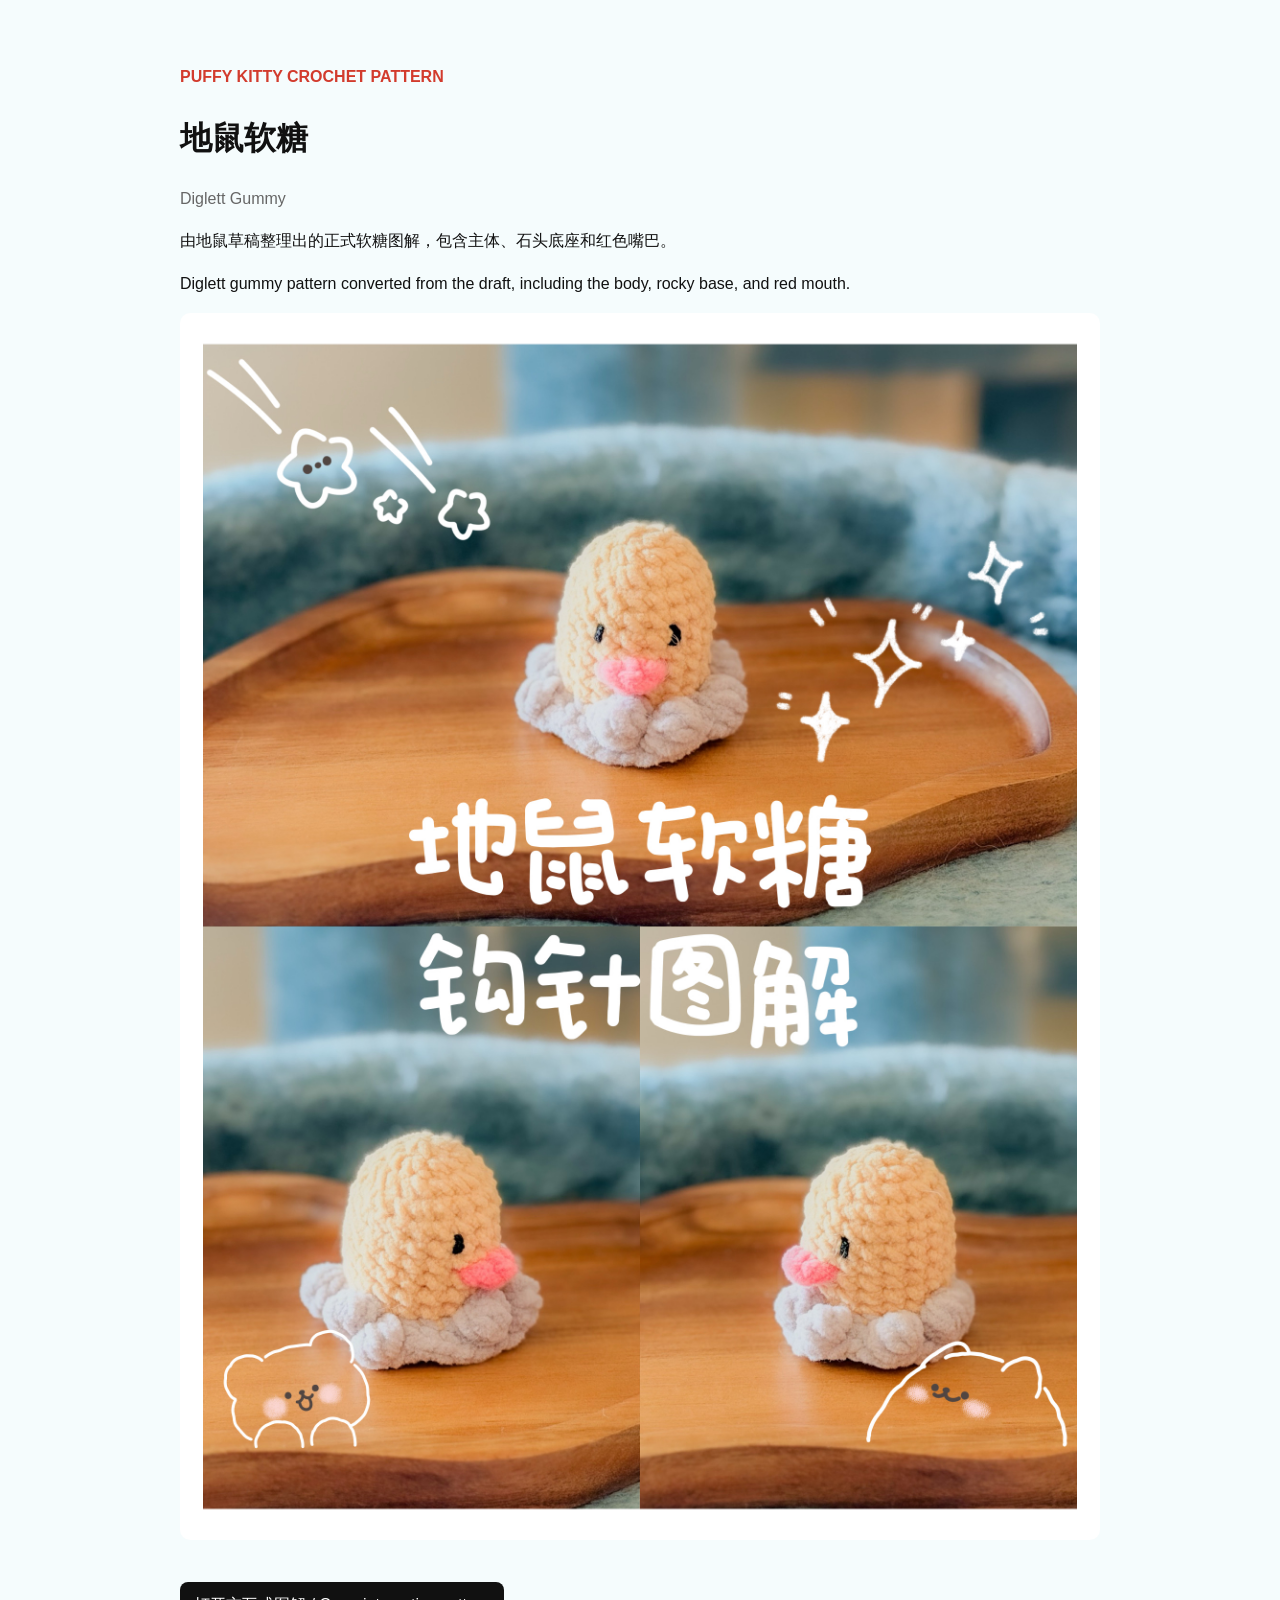
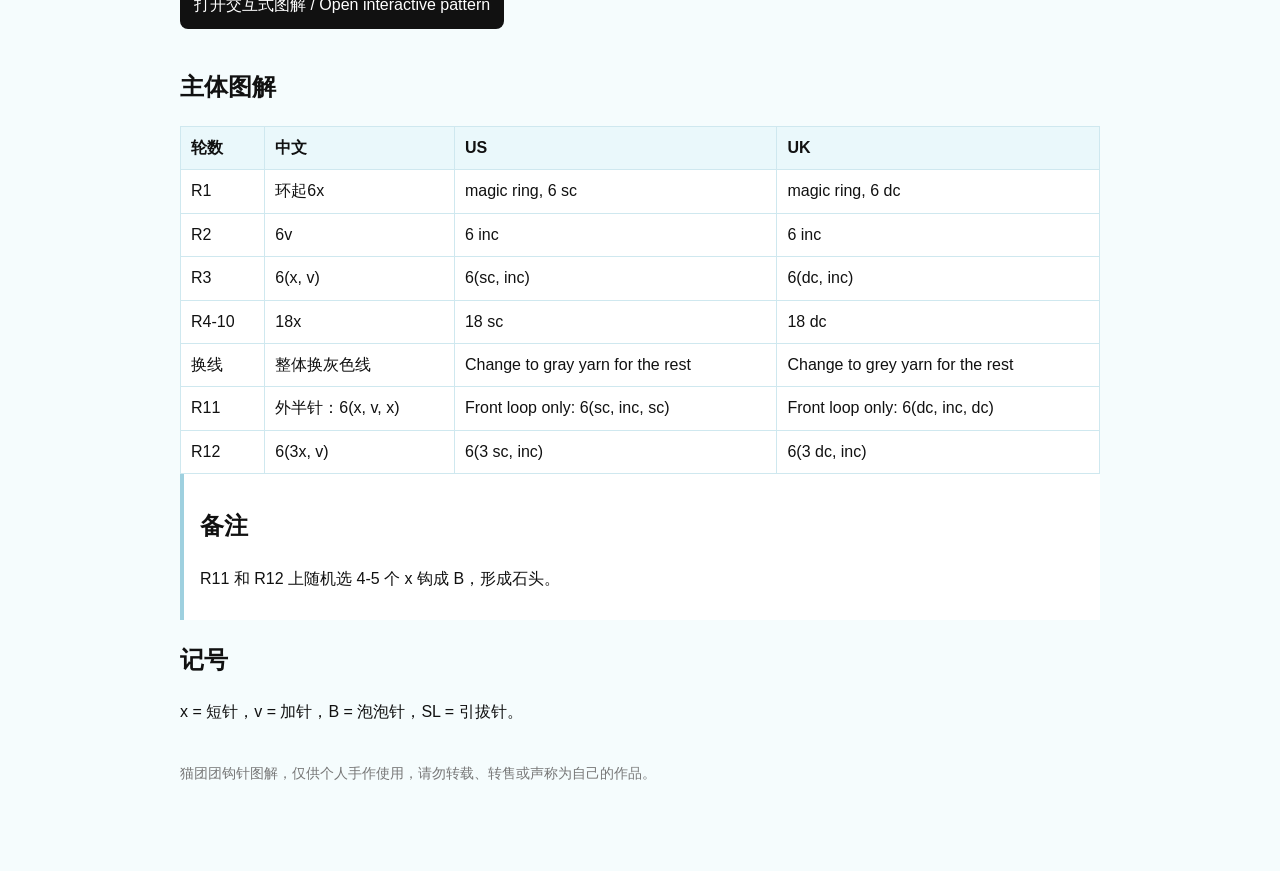
<file: patterns/gummy/pokemon/diglett/index.html>
<!doctype html>
<html lang="zh-Hans">
<head>
<meta charset="utf-8" />
<meta name="viewport" content="width=device-width, initial-scale=1" />
<title>地鼠软糖 / Diglett Gummy | Puffy Kitty Crochet Pattern</title>
<meta name="description" content="由地鼠草稿整理出的正式软糖图解，包含主体、石头底座和红色嘴巴。 Diglett gummy pattern converted from the draft, including the body, rocky base, and red mouth." />
<meta name="robots" content="index, follow" />
<link rel="canonical" href="https://puffy-kitty.github.io/patterns/gummy/pokemon/diglett/" />
<meta property="og:type" content="article" />
<meta property="og:site_name" content="Puffy Kitty" />
<meta property="og:title" content="地鼠软糖 / Diglett Gummy" />
<meta property="og:description" content="由地鼠草稿整理出的正式软糖图解，包含主体、石头底座和红色嘴巴。" />
<meta property="og:url" content="https://puffy-kitty.github.io/patterns/gummy/pokemon/diglett/" />
<meta property="og:image" content="https://puffy-kitty.github.io/patterns/gummy/pokemon/diglett/cover1.JPEG" />
<meta name="twitter:card" content="summary_large_image" />
<style>body{margin:0;font-family:Arial,Microsoft YaHei,sans-serif;line-height:1.65;color:#111;background:#f5fcfd}main{max-width:920px;margin:0 auto;padding:48px 22px 72px}a{color:#1f6f91}img{max-width:100%;border-radius:10px}table{width:100%;border-collapse:collapse;background:white}th,td{border:1px solid #cfe8ef;padding:8px 10px;text-align:left;vertical-align:top}th{background:#eaf8fb}.eyebrow{color:#d23b2d;font-weight:700;text-transform:uppercase}.meta{color:#666}.cta{display:inline-block;margin:18px 0;padding:10px 14px;border-radius:8px;background:#111;color:white;text-decoration:none}.note{background:white;border-left:4px solid #9ed0df;padding:12px 16px}.footer{margin-top:36px;color:#777;font-size:14px}</style>
<script type="application/ld+json">{
  "@context": "https://schema.org",
  "@type": "CreativeWork",
  "name": "地鼠软糖 / Diglett Gummy",
  "description": "由地鼠草稿整理出的正式软糖图解，包含主体、石头底座和红色嘴巴。",
  "creator": {
    "@type": "Person",
    "name": "Puffy Kitty"
  },
  "image": "https://puffy-kitty.github.io/patterns/gummy/pokemon/diglett/cover1.JPEG",
  "url": "https://puffy-kitty.github.io/patterns/gummy/pokemon/diglett/",
  "keywords": "Pokemon, gummy"
}</script>
<!-- Cloudflare Web Analytics --><script defer src="https://static.cloudflareinsights.com/beacon.min.js" data-cf-beacon='{"token": "01885b4e1e924aab8faab8e7b1fd62f1"}'></script><!-- End Cloudflare Web Analytics -->
</head>
<body><main>
<p class="eyebrow">Puffy Kitty Crochet Pattern</p>
<h1>地鼠软糖</h1>
<p class="meta">Diglett Gummy</p>
<p>由地鼠草稿整理出的正式软糖图解，包含主体、石头底座和红色嘴巴。</p>
<p>Diglett gummy pattern converted from the draft, including the body, rocky base, and red mouth.</p>
<img src="cover1.JPEG" alt="地鼠软糖" />
<p><a class="cta" href="https://puffy-kitty.github.io/#/pattern/patterns/gummy/pokemon/diglett">打开交互式图解 / Open interactive pattern</a></p>
<section><h2>主体图解</h2><table><thead><tr><th>轮数</th><th>中文</th><th>US</th><th>UK</th></tr></thead><tbody><tr><td>R1</td><td>环起6x</td><td>magic ring, 6 sc</td><td>magic ring, 6 dc</td></tr><tr><td>R2</td><td>6v</td><td>6 inc</td><td>6 inc</td></tr><tr><td>R3</td><td>6(x, v)</td><td>6(sc, inc)</td><td>6(dc, inc)</td></tr><tr><td>R4-10</td><td>18x</td><td>18 sc</td><td>18 dc</td></tr><tr><td>换线</td><td>整体换灰色线</td><td>Change to gray yarn for the rest</td><td>Change to grey yarn for the rest</td></tr><tr><td>R11</td><td>外半针：6(x, v, x)</td><td>Front loop only: 6(sc, inc, sc)</td><td>Front loop only: 6(dc, inc, dc)</td></tr><tr><td>R12</td><td>6(3x, v)</td><td>6(3 sc, inc)</td><td>6(3 dc, inc)</td></tr></tbody></table></section>
<section class="note"><h2>备注</h2><p>R11 和 R12 上随机选 4-5 个 x 钩成 B，形成石头。</p></section>
<section><h2>记号</h2><p>x = 短针，v = 加针，B = 泡泡针，SL = 引拔针。</p></section>
<p class="footer">猫团团钩针图解，仅供个人手作使用，请勿转载、转售或声称为自己的作品。</p>
</main></body></html>
</file>
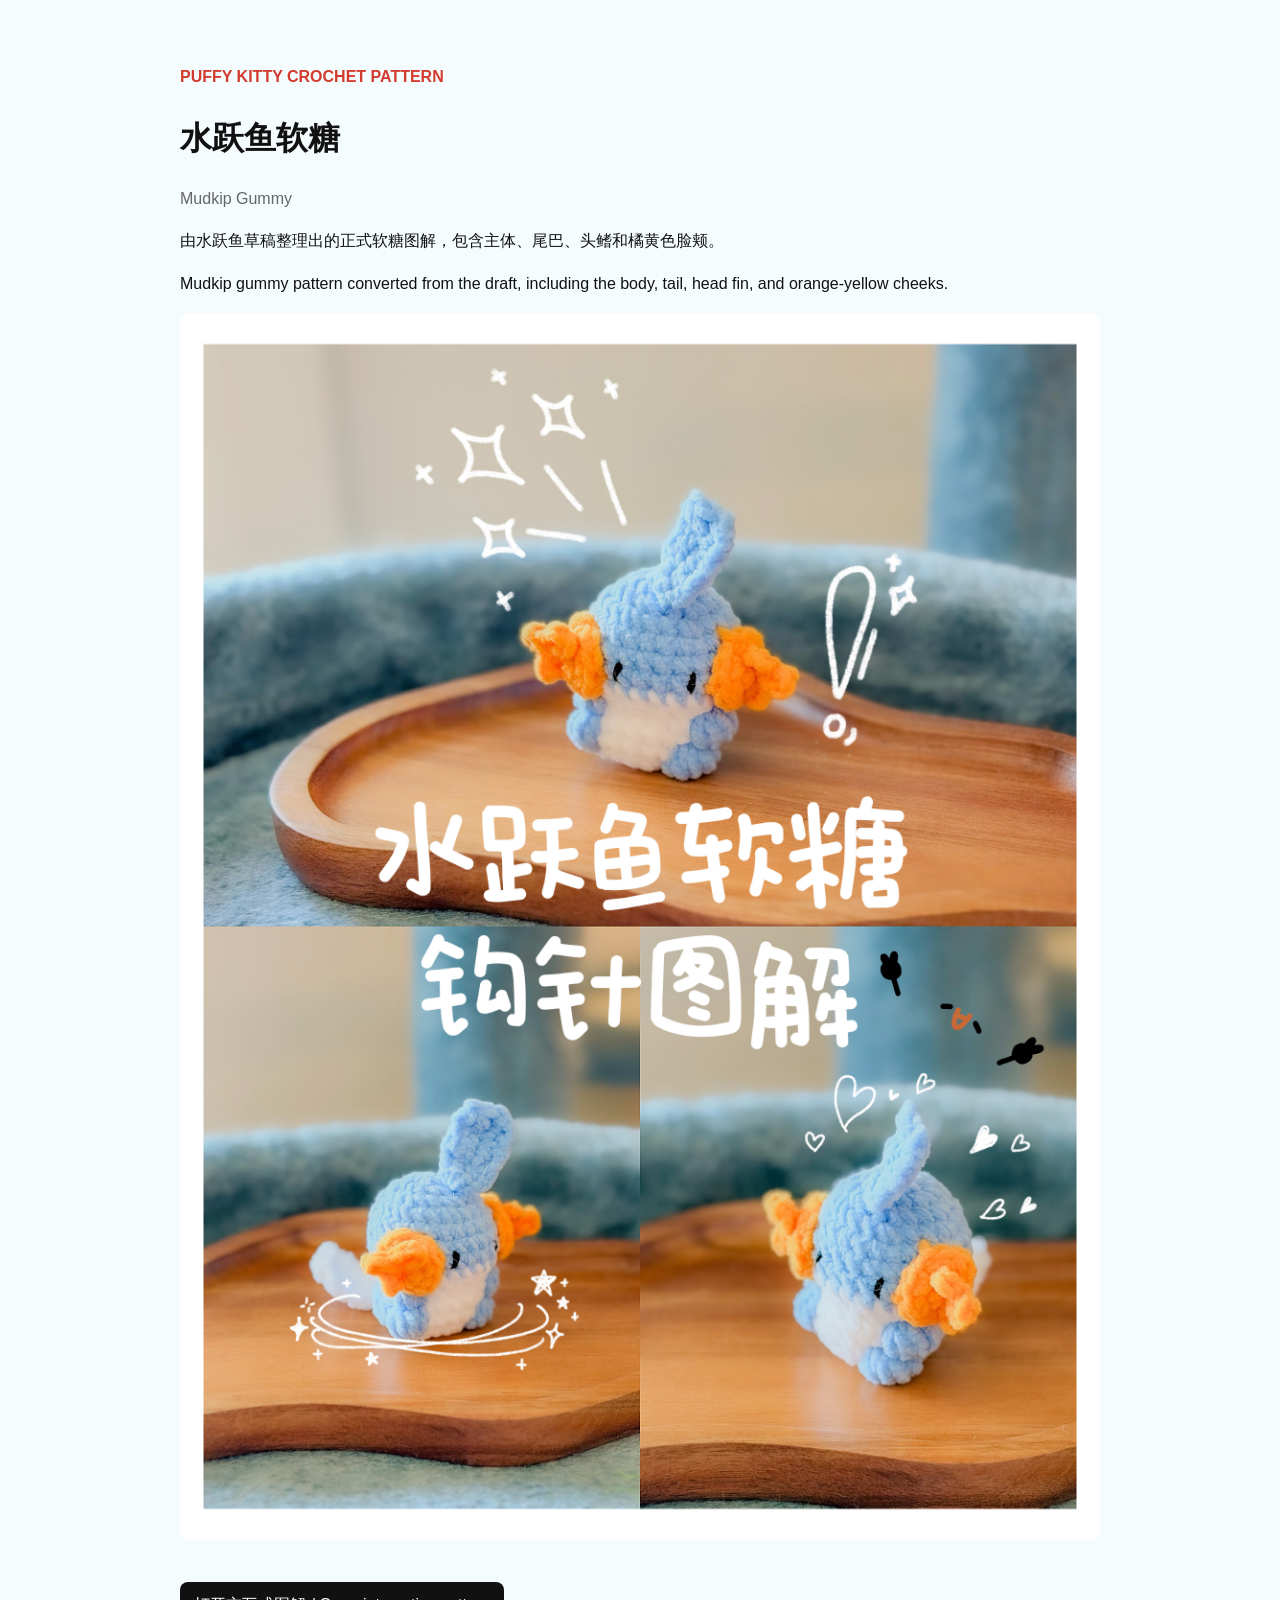
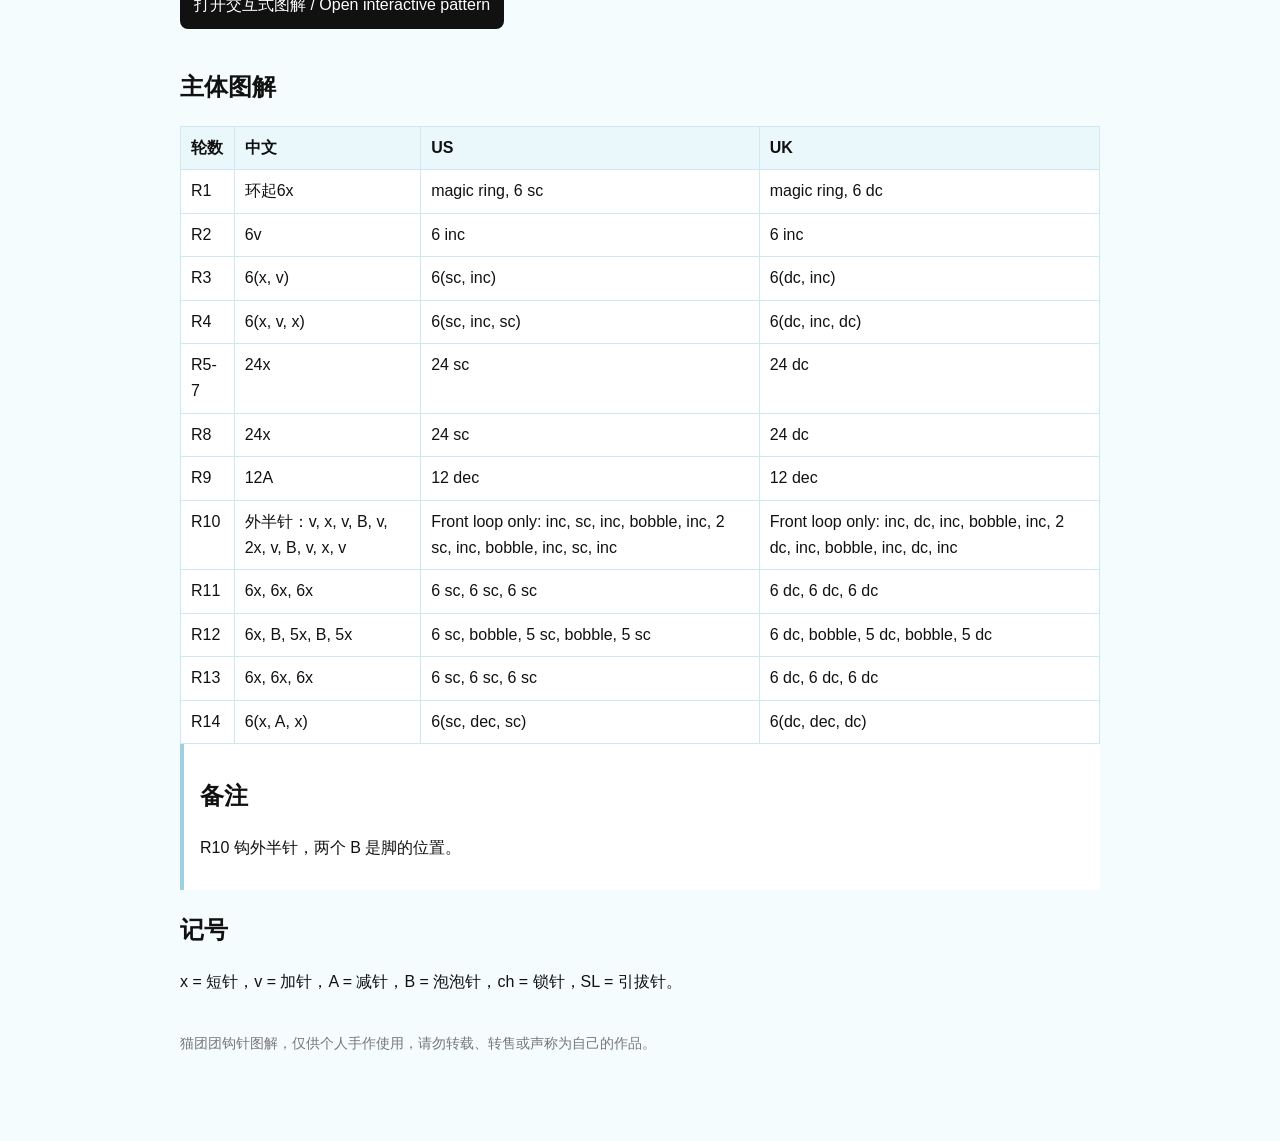
<file: patterns/gummy/pokemon/mudkip/index.html>
<!doctype html>
<html lang="zh-Hans">
<head>
<meta charset="utf-8" />
<meta name="viewport" content="width=device-width, initial-scale=1" />
<title>水跃鱼软糖 / Mudkip Gummy | Puffy Kitty Crochet Pattern</title>
<meta name="description" content="由水跃鱼草稿整理出的正式软糖图解，包含主体、尾巴、头鳍和橘黄色脸颊。 Mudkip gummy pattern converted from the draft, including the body, tail, head fin, and orange-yellow cheeks." />
<meta name="robots" content="index, follow" />
<link rel="canonical" href="https://puffy-kitty.github.io/patterns/gummy/pokemon/mudkip/" />
<meta property="og:type" content="article" />
<meta property="og:site_name" content="Puffy Kitty" />
<meta property="og:title" content="水跃鱼软糖 / Mudkip Gummy" />
<meta property="og:description" content="由水跃鱼草稿整理出的正式软糖图解，包含主体、尾巴、头鳍和橘黄色脸颊。" />
<meta property="og:url" content="https://puffy-kitty.github.io/patterns/gummy/pokemon/mudkip/" />
<meta property="og:image" content="https://puffy-kitty.github.io/patterns/gummy/pokemon/mudkip/cover1.JPEG" />
<meta name="twitter:card" content="summary_large_image" />
<style>body{margin:0;font-family:Arial,Microsoft YaHei,sans-serif;line-height:1.65;color:#111;background:#f5fcfd}main{max-width:920px;margin:0 auto;padding:48px 22px 72px}a{color:#1f6f91}img{max-width:100%;border-radius:10px}table{width:100%;border-collapse:collapse;background:white}th,td{border:1px solid #cfe8ef;padding:8px 10px;text-align:left;vertical-align:top}th{background:#eaf8fb}.eyebrow{color:#d23b2d;font-weight:700;text-transform:uppercase}.meta{color:#666}.cta{display:inline-block;margin:18px 0;padding:10px 14px;border-radius:8px;background:#111;color:white;text-decoration:none}.note{background:white;border-left:4px solid #9ed0df;padding:12px 16px}.footer{margin-top:36px;color:#777;font-size:14px}</style>
<script type="application/ld+json">{
  "@context": "https://schema.org",
  "@type": "CreativeWork",
  "name": "水跃鱼软糖 / Mudkip Gummy",
  "description": "由水跃鱼草稿整理出的正式软糖图解，包含主体、尾巴、头鳍和橘黄色脸颊。",
  "creator": {
    "@type": "Person",
    "name": "Puffy Kitty"
  },
  "image": "https://puffy-kitty.github.io/patterns/gummy/pokemon/mudkip/cover1.JPEG",
  "url": "https://puffy-kitty.github.io/patterns/gummy/pokemon/mudkip/",
  "keywords": "Pokemon, gummy"
}</script>
<!-- Cloudflare Web Analytics --><script defer src="https://static.cloudflareinsights.com/beacon.min.js" data-cf-beacon='{"token": "01885b4e1e924aab8faab8e7b1fd62f1"}'></script><!-- End Cloudflare Web Analytics -->
</head>
<body><main>
<p class="eyebrow">Puffy Kitty Crochet Pattern</p>
<h1>水跃鱼软糖</h1>
<p class="meta">Mudkip Gummy</p>
<p>由水跃鱼草稿整理出的正式软糖图解，包含主体、尾巴、头鳍和橘黄色脸颊。</p>
<p>Mudkip gummy pattern converted from the draft, including the body, tail, head fin, and orange-yellow cheeks.</p>
<img src="cover1.JPEG" alt="水跃鱼软糖" />
<p><a class="cta" href="https://puffy-kitty.github.io/#/pattern/patterns/gummy/pokemon/mudkip">打开交互式图解 / Open interactive pattern</a></p>
<section><h2>主体图解</h2><table><thead><tr><th>轮数</th><th>中文</th><th>US</th><th>UK</th></tr></thead><tbody><tr><td>R1</td><td>环起6x</td><td>magic ring, 6 sc</td><td>magic ring, 6 dc</td></tr><tr><td>R2</td><td>6v</td><td>6 inc</td><td>6 inc</td></tr><tr><td>R3</td><td>6(x, v)</td><td>6(sc, inc)</td><td>6(dc, inc)</td></tr><tr><td>R4</td><td>6(x, v, x)</td><td>6(sc, inc, sc)</td><td>6(dc, inc, dc)</td></tr><tr><td>R5-7</td><td>24x</td><td>24 sc</td><td>24 dc</td></tr><tr><td>R8</td><td>24x</td><td>24 sc</td><td>24 dc</td></tr><tr><td>R9</td><td>12A</td><td>12 dec</td><td>12 dec</td></tr><tr><td>R10</td><td>外半针：v, x, v, B, v, 2x, v, B, v, x, v</td><td>Front loop only: inc, sc, inc, bobble, inc, 2 sc, inc, bobble, inc, sc, inc</td><td>Front loop only: inc, dc, inc, bobble, inc, 2 dc, inc, bobble, inc, dc, inc</td></tr><tr><td>R11</td><td>6x, 6x, 6x</td><td>6 sc, 6 sc, 6 sc</td><td>6 dc, 6 dc, 6 dc</td></tr><tr><td>R12</td><td>6x, B, 5x, B, 5x</td><td>6 sc, bobble, 5 sc, bobble, 5 sc</td><td>6 dc, bobble, 5 dc, bobble, 5 dc</td></tr><tr><td>R13</td><td>6x, 6x, 6x</td><td>6 sc, 6 sc, 6 sc</td><td>6 dc, 6 dc, 6 dc</td></tr><tr><td>R14</td><td>6(x, A, x)</td><td>6(sc, dec, sc)</td><td>6(dc, dec, dc)</td></tr></tbody></table></section>
<section class="note"><h2>备注</h2><p>R10 钩外半针，两个 B 是脚的位置。</p></section>
<section><h2>记号</h2><p>x = 短针，v = 加针，A = 减针，B = 泡泡针，ch = 锁针，SL = 引拔针。</p></section>
<p class="footer">猫团团钩针图解，仅供个人手作使用，请勿转载、转售或声称为自己的作品。</p>
</main></body></html>
</file>
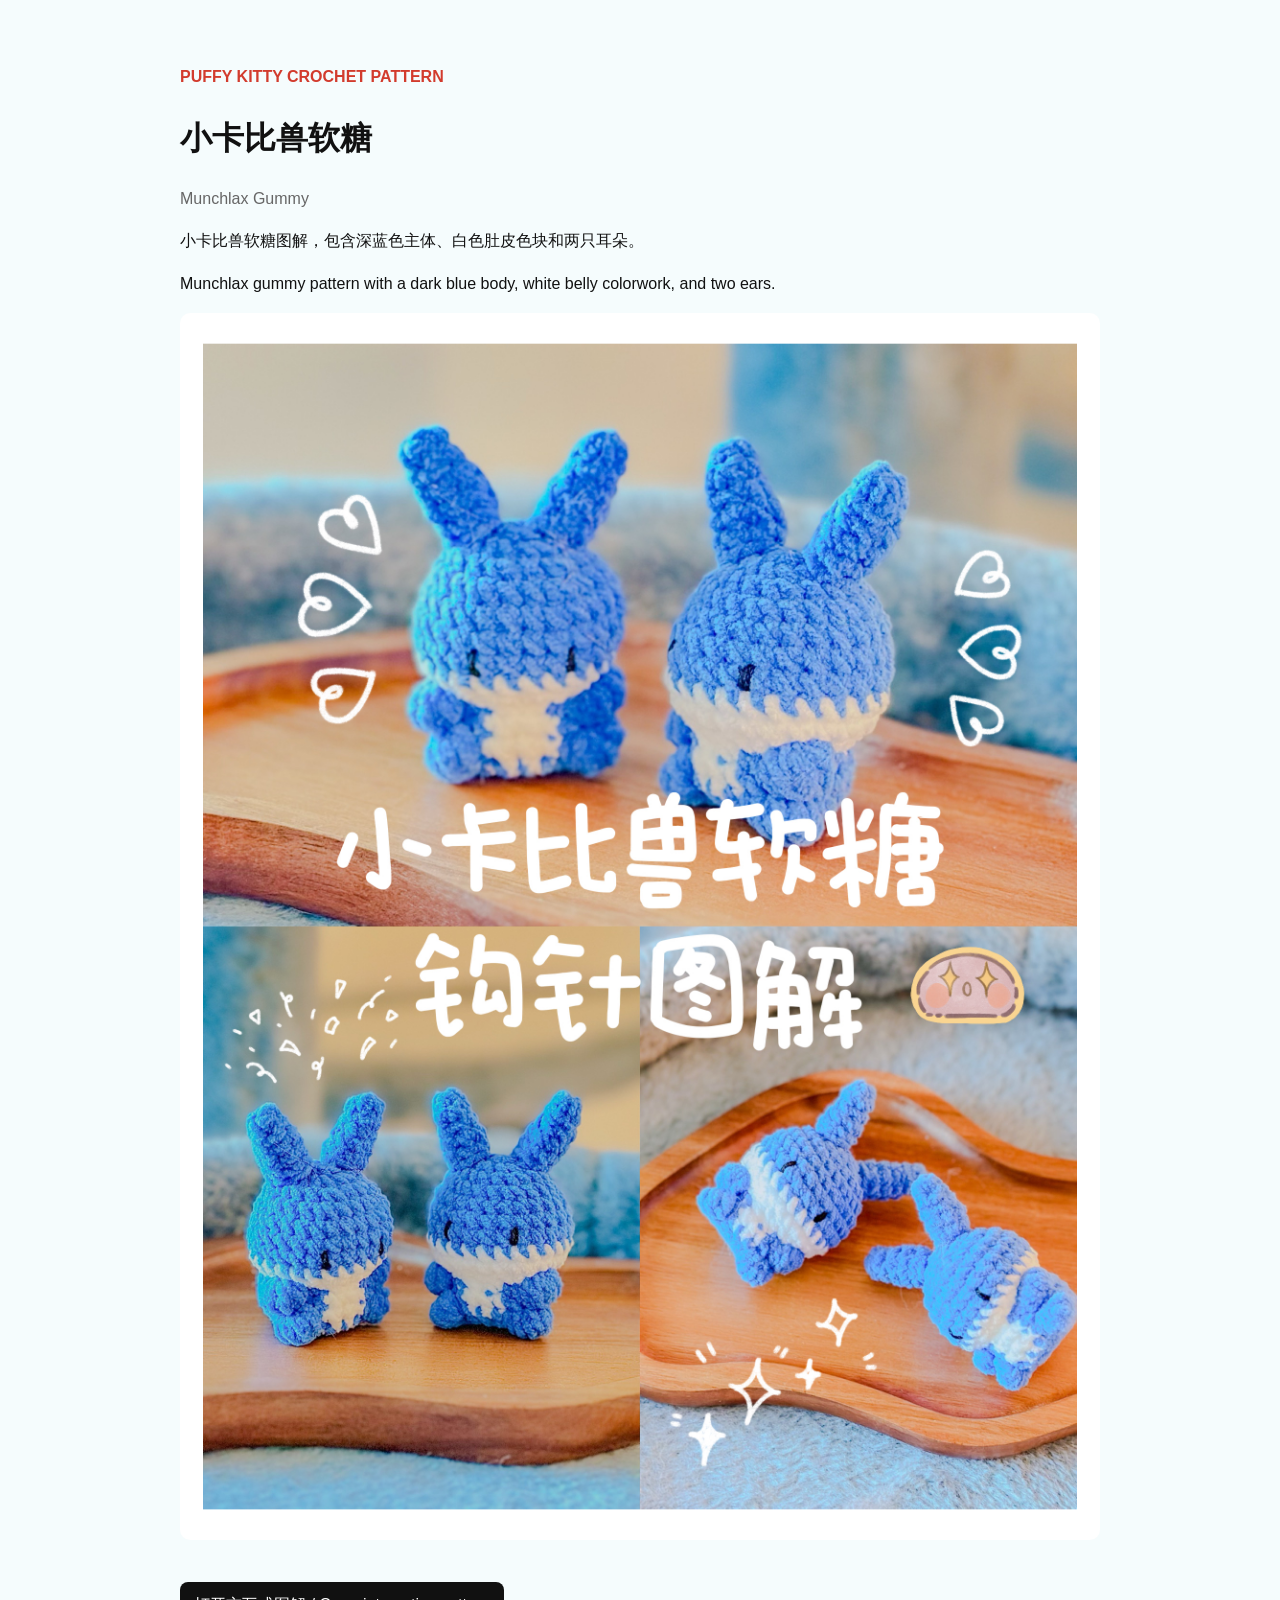
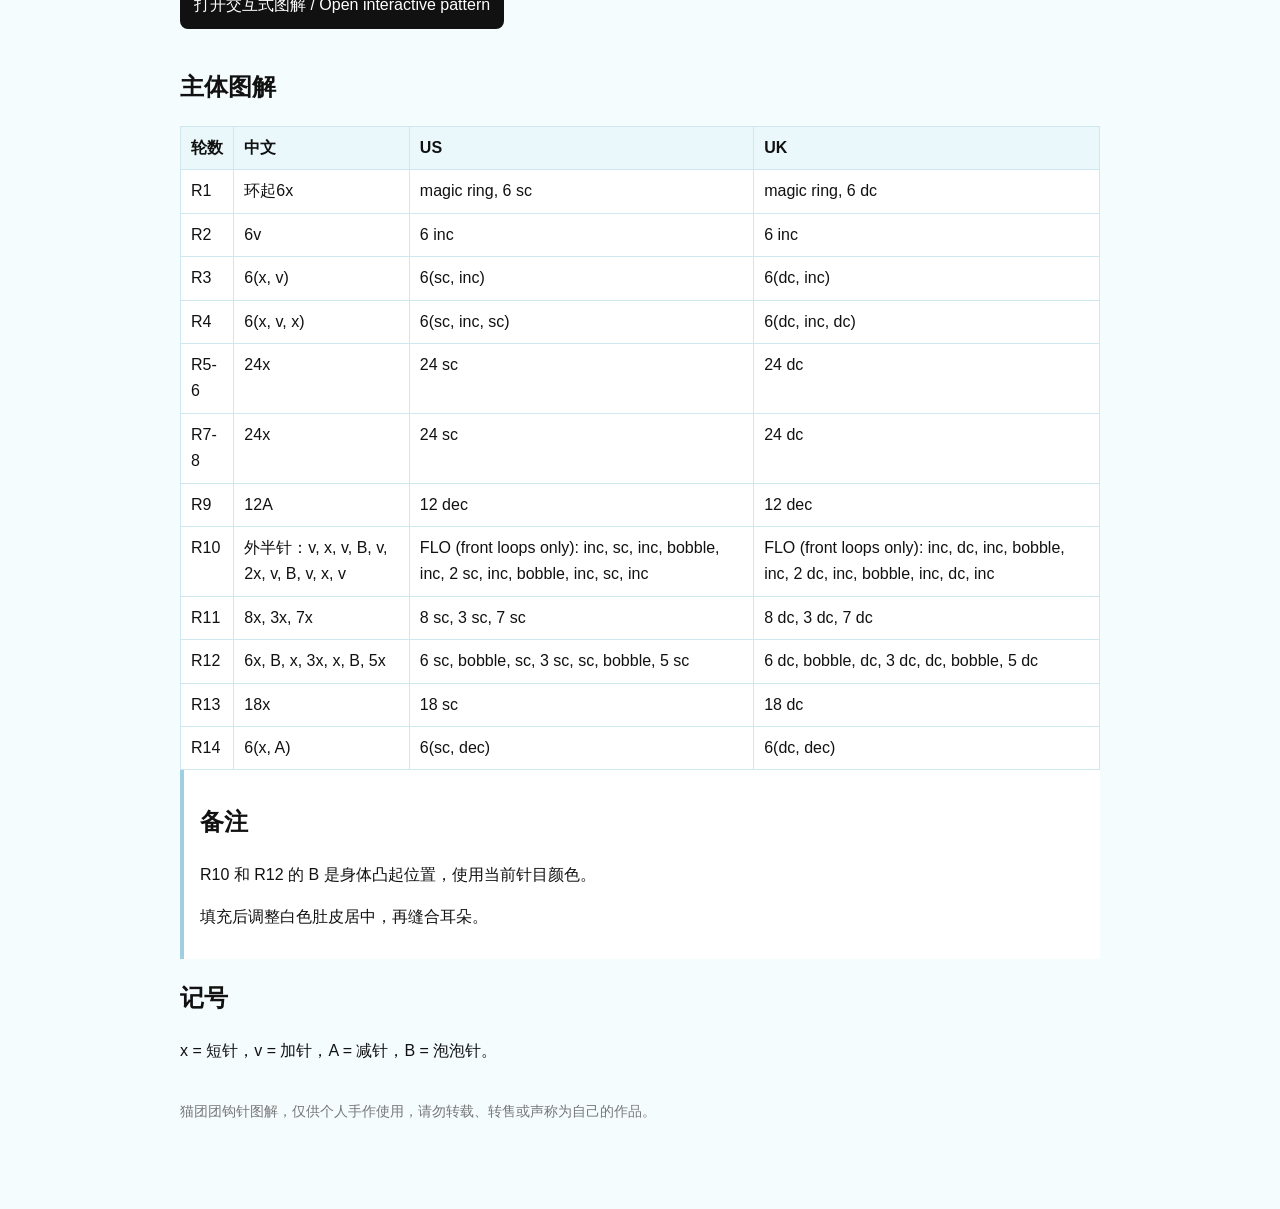
<file: patterns/gummy/pokemon/munchlax/index.html>
<!doctype html>
<html lang="zh-Hans">
<head>
<meta charset="utf-8" />
<meta name="viewport" content="width=device-width, initial-scale=1" />
<title>小卡比兽软糖 / Munchlax Gummy | Puffy Kitty Crochet Pattern</title>
<meta name="description" content="小卡比兽软糖图解，包含深蓝色主体、白色肚皮色块和两只耳朵。 Munchlax gummy pattern with a dark blue body, white belly colorwork, and two ears." />
<meta name="robots" content="index, follow" />
<link rel="canonical" href="https://puffy-kitty.github.io/patterns/gummy/pokemon/munchlax/" />
<meta property="og:type" content="article" />
<meta property="og:site_name" content="Puffy Kitty" />
<meta property="og:title" content="小卡比兽软糖 / Munchlax Gummy" />
<meta property="og:description" content="小卡比兽软糖图解，包含深蓝色主体、白色肚皮色块和两只耳朵。" />
<meta property="og:url" content="https://puffy-kitty.github.io/patterns/gummy/pokemon/munchlax/" />
<meta property="og:image" content="https://puffy-kitty.github.io/patterns/gummy/pokemon/munchlax/cover1.JPEG" />
<meta name="twitter:card" content="summary_large_image" />
<style>body{margin:0;font-family:Arial,Microsoft YaHei,sans-serif;line-height:1.65;color:#111;background:#f5fcfd}main{max-width:920px;margin:0 auto;padding:48px 22px 72px}a{color:#1f6f91}img{max-width:100%;border-radius:10px}table{width:100%;border-collapse:collapse;background:white}th,td{border:1px solid #cfe8ef;padding:8px 10px;text-align:left;vertical-align:top}th{background:#eaf8fb}.eyebrow{color:#d23b2d;font-weight:700;text-transform:uppercase}.meta{color:#666}.cta{display:inline-block;margin:18px 0;padding:10px 14px;border-radius:8px;background:#111;color:white;text-decoration:none}.note{background:white;border-left:4px solid #9ed0df;padding:12px 16px}.footer{margin-top:36px;color:#777;font-size:14px}</style>
<script type="application/ld+json">{
  "@context": "https://schema.org",
  "@type": "CreativeWork",
  "name": "小卡比兽软糖 / Munchlax Gummy",
  "description": "小卡比兽软糖图解，包含深蓝色主体、白色肚皮色块和两只耳朵。",
  "creator": {
    "@type": "Person",
    "name": "Puffy Kitty"
  },
  "image": "https://puffy-kitty.github.io/patterns/gummy/pokemon/munchlax/cover1.JPEG",
  "url": "https://puffy-kitty.github.io/patterns/gummy/pokemon/munchlax/",
  "keywords": "Pokemon, gummy"
}</script>
<!-- Cloudflare Web Analytics --><script defer src="https://static.cloudflareinsights.com/beacon.min.js" data-cf-beacon='{"token": "01885b4e1e924aab8faab8e7b1fd62f1"}'></script><!-- End Cloudflare Web Analytics -->
</head>
<body><main>
<p class="eyebrow">Puffy Kitty Crochet Pattern</p>
<h1>小卡比兽软糖</h1>
<p class="meta">Munchlax Gummy</p>
<p>小卡比兽软糖图解，包含深蓝色主体、白色肚皮色块和两只耳朵。</p>
<p>Munchlax gummy pattern with a dark blue body, white belly colorwork, and two ears.</p>
<img src="cover1.JPEG" alt="小卡比兽软糖" />
<p><a class="cta" href="https://puffy-kitty.github.io/#/pattern/patterns/gummy/pokemon/munchlax">打开交互式图解 / Open interactive pattern</a></p>
<section><h2>主体图解</h2><table><thead><tr><th>轮数</th><th>中文</th><th>US</th><th>UK</th></tr></thead><tbody><tr><td>R1</td><td>环起6x</td><td>magic ring, 6 sc</td><td>magic ring, 6 dc</td></tr><tr><td>R2</td><td>6v</td><td>6 inc</td><td>6 inc</td></tr><tr><td>R3</td><td>6(x, v)</td><td>6(sc, inc)</td><td>6(dc, inc)</td></tr><tr><td>R4</td><td>6(x, v, x)</td><td>6(sc, inc, sc)</td><td>6(dc, inc, dc)</td></tr><tr><td>R5-6</td><td>24x</td><td>24 sc</td><td>24 dc</td></tr><tr><td>R7-8</td><td>24x</td><td>24 sc</td><td>24 dc</td></tr><tr><td>R9</td><td>12A</td><td>12 dec</td><td>12 dec</td></tr><tr><td>R10</td><td>外半针：v, x, v, B, v, 2x, v, B, v, x, v</td><td>FLO (front loops only): inc, sc, inc, bobble, inc, 2 sc, inc, bobble, inc, sc, inc</td><td>FLO (front loops only): inc, dc, inc, bobble, inc, 2 dc, inc, bobble, inc, dc, inc</td></tr><tr><td>R11</td><td>8x, 3x, 7x</td><td>8 sc, 3 sc, 7 sc</td><td>8 dc, 3 dc, 7 dc</td></tr><tr><td>R12</td><td>6x, B, x, 3x, x, B, 5x</td><td>6 sc, bobble, sc, 3 sc, sc, bobble, 5 sc</td><td>6 dc, bobble, dc, 3 dc, dc, bobble, 5 dc</td></tr><tr><td>R13</td><td>18x</td><td>18 sc</td><td>18 dc</td></tr><tr><td>R14</td><td>6(x, A)</td><td>6(sc, dec)</td><td>6(dc, dec)</td></tr></tbody></table></section>
<section class="note"><h2>备注</h2><p>R10 和 R12 的 B 是身体凸起位置，使用当前针目颜色。</p><p>填充后调整白色肚皮居中，再缝合耳朵。</p></section>
<section><h2>记号</h2><p>x = 短针，v = 加针，A = 减针，B = 泡泡针。</p></section>
<p class="footer">猫团团钩针图解，仅供个人手作使用，请勿转载、转售或声称为自己的作品。</p>
</main></body></html>
</file>
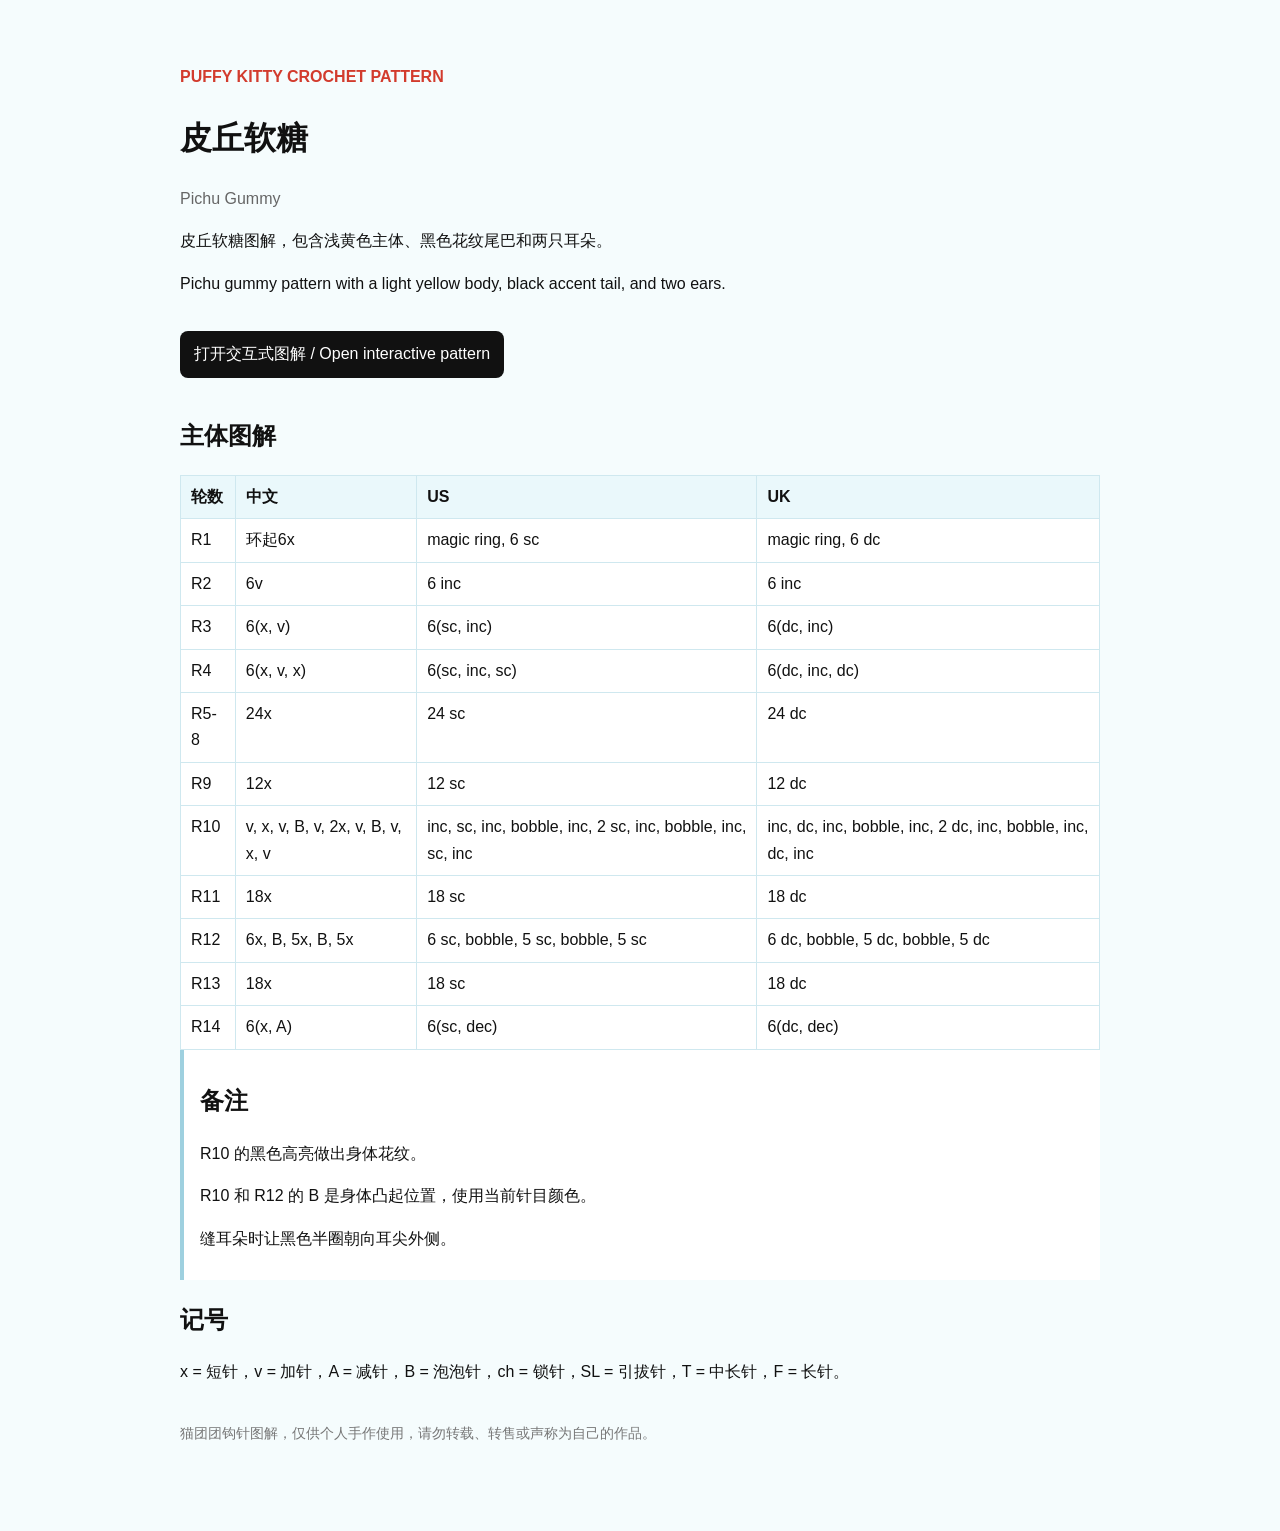
<file: patterns/gummy/pokemon/pichu/index.html>
<!doctype html>
<html lang="zh-Hans">
<head>
<meta charset="utf-8" />
<meta name="viewport" content="width=device-width, initial-scale=1" />
<title>皮丘软糖 / Pichu Gummy | Puffy Kitty Crochet Pattern</title>
<meta name="description" content="皮丘软糖图解，包含浅黄色主体、黑色花纹尾巴和两只耳朵。 Pichu gummy pattern with a light yellow body, black accent tail, and two ears." />
<meta name="robots" content="index, follow" />
<link rel="canonical" href="https://puffy-kitty.github.io/patterns/gummy/pokemon/pichu/" />
<meta property="og:type" content="article" />
<meta property="og:site_name" content="Puffy Kitty" />
<meta property="og:title" content="皮丘软糖 / Pichu Gummy" />
<meta property="og:description" content="皮丘软糖图解，包含浅黄色主体、黑色花纹尾巴和两只耳朵。" />
<meta property="og:url" content="https://puffy-kitty.github.io/patterns/gummy/pokemon/pichu/" />
<meta property="og:image" content="https://puffy-kitty.github.io/logo/CoverLogo.PNG" />
<meta name="twitter:card" content="summary_large_image" />
<style>body{margin:0;font-family:Arial,Microsoft YaHei,sans-serif;line-height:1.65;color:#111;background:#f5fcfd}main{max-width:920px;margin:0 auto;padding:48px 22px 72px}a{color:#1f6f91}img{max-width:100%;border-radius:10px}table{width:100%;border-collapse:collapse;background:white}th,td{border:1px solid #cfe8ef;padding:8px 10px;text-align:left;vertical-align:top}th{background:#eaf8fb}.eyebrow{color:#d23b2d;font-weight:700;text-transform:uppercase}.meta{color:#666}.cta{display:inline-block;margin:18px 0;padding:10px 14px;border-radius:8px;background:#111;color:white;text-decoration:none}.note{background:white;border-left:4px solid #9ed0df;padding:12px 16px}.footer{margin-top:36px;color:#777;font-size:14px}</style>
<script type="application/ld+json">{
  "@context": "https://schema.org",
  "@type": "CreativeWork",
  "name": "皮丘软糖 / Pichu Gummy",
  "description": "皮丘软糖图解，包含浅黄色主体、黑色花纹尾巴和两只耳朵。",
  "creator": {
    "@type": "Person",
    "name": "Puffy Kitty"
  },
  "image": "https://puffy-kitty.github.io/logo/CoverLogo.PNG",
  "url": "https://puffy-kitty.github.io/patterns/gummy/pokemon/pichu/",
  "keywords": "Pokemon, gummy"
}</script>
<!-- Cloudflare Web Analytics --><script defer src="https://static.cloudflareinsights.com/beacon.min.js" data-cf-beacon='{"token": "01885b4e1e924aab8faab8e7b1fd62f1"}'></script><!-- End Cloudflare Web Analytics -->
</head>
<body><main>
<p class="eyebrow">Puffy Kitty Crochet Pattern</p>
<h1>皮丘软糖</h1>
<p class="meta">Pichu Gummy</p>
<p>皮丘软糖图解，包含浅黄色主体、黑色花纹尾巴和两只耳朵。</p>
<p>Pichu gummy pattern with a light yellow body, black accent tail, and two ears.</p>

<p><a class="cta" href="https://puffy-kitty.github.io/#/pattern/patterns/gummy/pokemon/pichu">打开交互式图解 / Open interactive pattern</a></p>
<section><h2>主体图解</h2><table><thead><tr><th>轮数</th><th>中文</th><th>US</th><th>UK</th></tr></thead><tbody><tr><td>R1</td><td>环起6x</td><td>magic ring, 6 sc</td><td>magic ring, 6 dc</td></tr><tr><td>R2</td><td>6v</td><td>6 inc</td><td>6 inc</td></tr><tr><td>R3</td><td>6(x, v)</td><td>6(sc, inc)</td><td>6(dc, inc)</td></tr><tr><td>R4</td><td>6(x, v, x)</td><td>6(sc, inc, sc)</td><td>6(dc, inc, dc)</td></tr><tr><td>R5-8</td><td>24x</td><td>24 sc</td><td>24 dc</td></tr><tr><td>R9</td><td>12x</td><td>12 sc</td><td>12 dc</td></tr><tr><td>R10</td><td>v, x, v, B, v, 2x, v, B, v, x, v</td><td>inc, sc, inc, bobble, inc, 2 sc, inc, bobble, inc, sc, inc</td><td>inc, dc, inc, bobble, inc, 2 dc, inc, bobble, inc, dc, inc</td></tr><tr><td>R11</td><td>18x</td><td>18 sc</td><td>18 dc</td></tr><tr><td>R12</td><td>6x, B, 5x, B, 5x</td><td>6 sc, bobble, 5 sc, bobble, 5 sc</td><td>6 dc, bobble, 5 dc, bobble, 5 dc</td></tr><tr><td>R13</td><td>18x</td><td>18 sc</td><td>18 dc</td></tr><tr><td>R14</td><td>6(x, A)</td><td>6(sc, dec)</td><td>6(dc, dec)</td></tr></tbody></table></section>
<section class="note"><h2>备注</h2><p>R10 的黑色高亮做出身体花纹。</p><p>R10 和 R12 的 B 是身体凸起位置，使用当前针目颜色。</p><p>缝耳朵时让黑色半圈朝向耳尖外侧。</p></section>
<section><h2>记号</h2><p>x = 短针，v = 加针，A = 减针，B = 泡泡针，ch = 锁针，SL = 引拔针，T = 中长针，F = 长针。</p></section>
<p class="footer">猫团团钩针图解，仅供个人手作使用，请勿转载、转售或声称为自己的作品。</p>
</main></body></html>
</file>
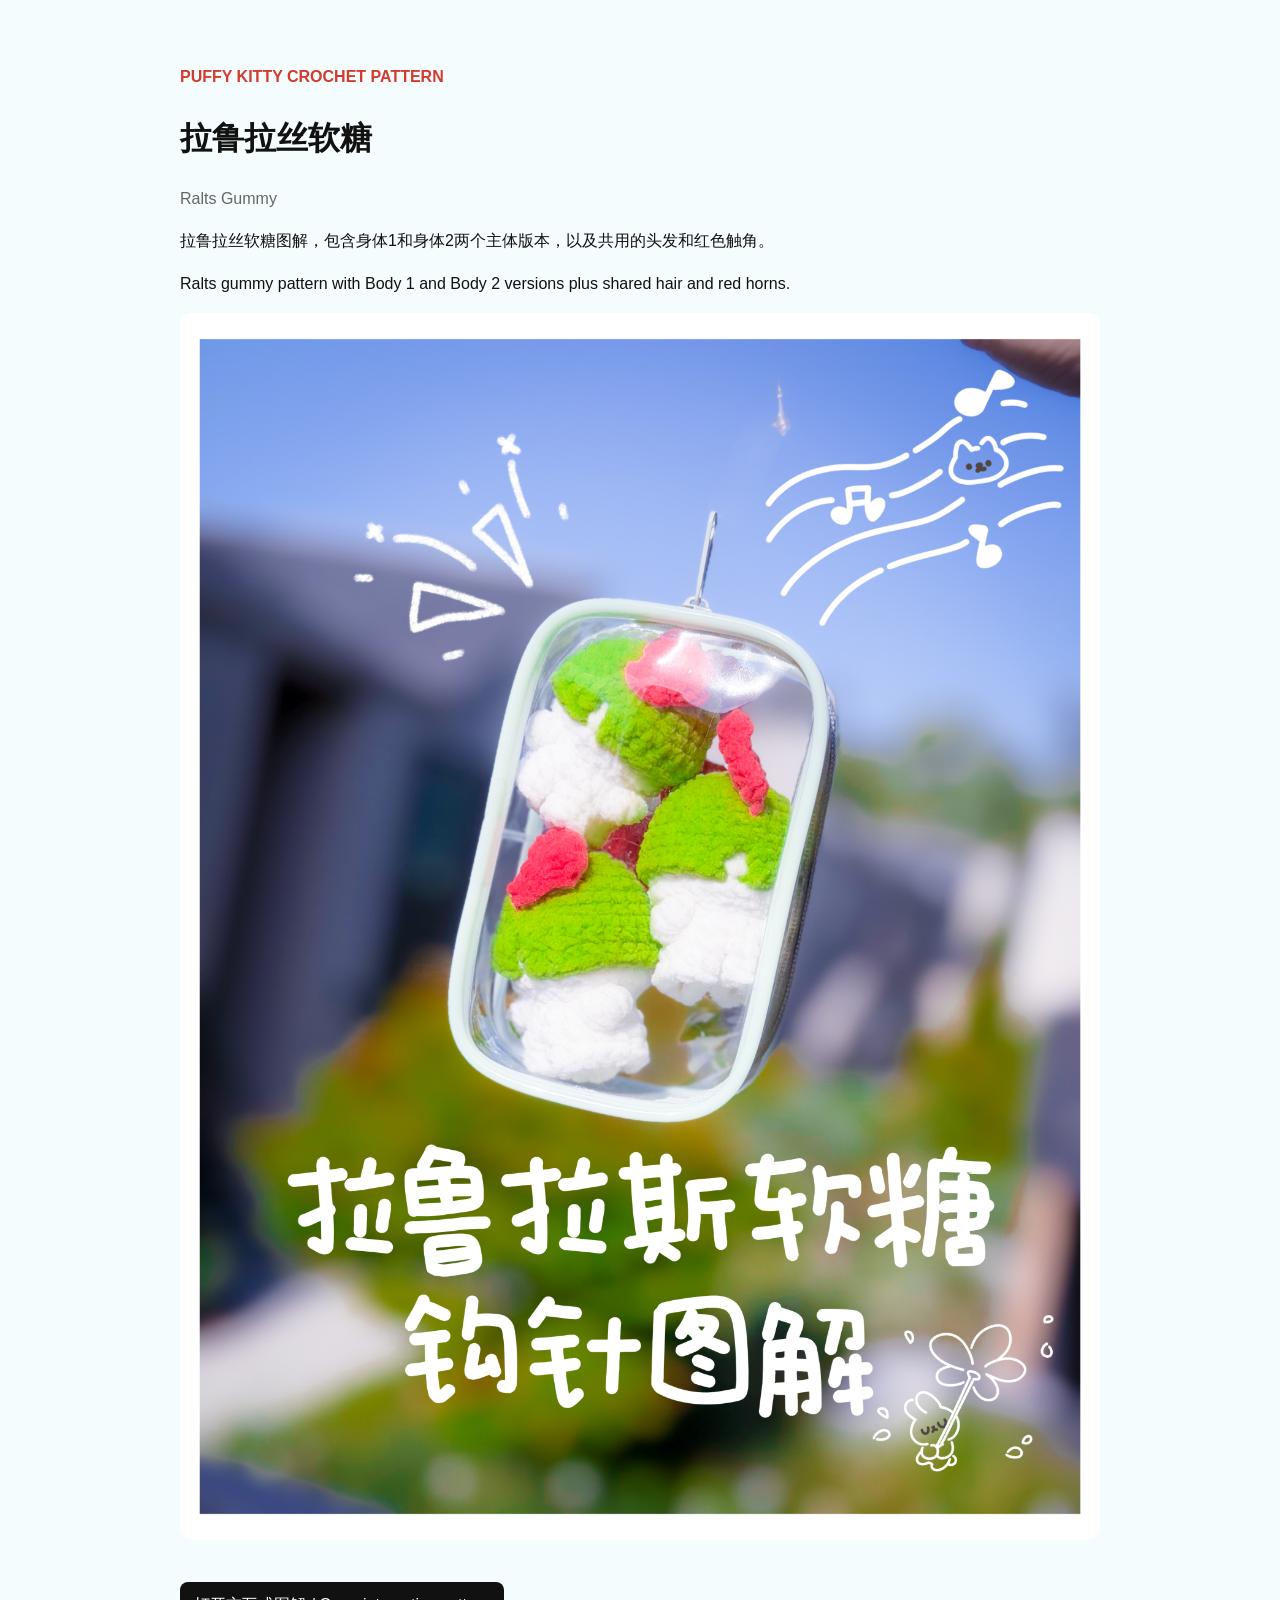
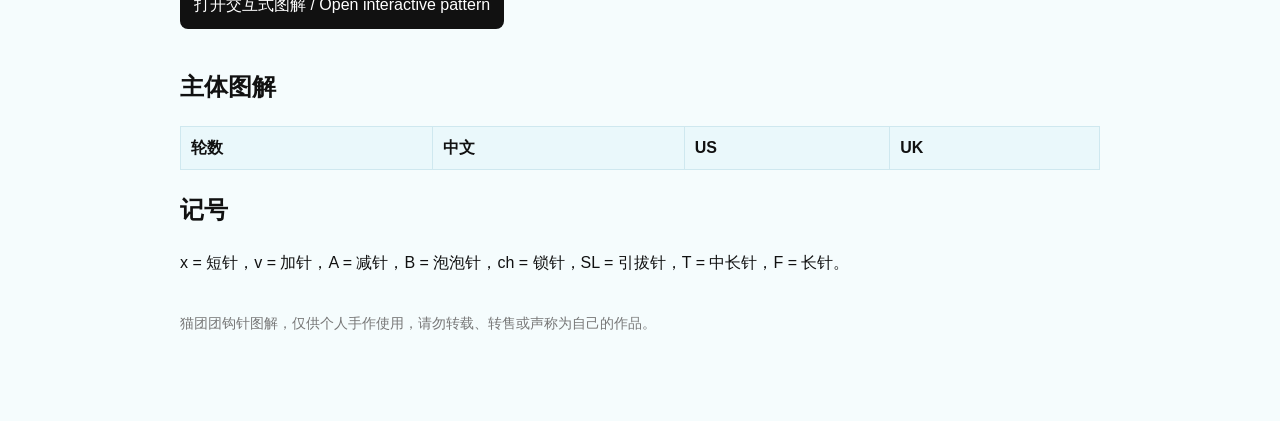
<file: patterns/gummy/pokemon/ralts/index.html>
<!doctype html>
<html lang="zh-Hans">
<head>
<meta charset="utf-8" />
<meta name="viewport" content="width=device-width, initial-scale=1" />
<title>拉鲁拉丝软糖 / Ralts Gummy | Puffy Kitty Crochet Pattern</title>
<meta name="description" content="拉鲁拉丝软糖图解，包含身体1和身体2两个主体版本，以及共用的头发和红色触角。 Ralts gummy pattern with Body 1 and Body 2 versions plus shared hair and red horns." />
<meta name="robots" content="index, follow" />
<link rel="canonical" href="https://puffy-kitty.github.io/patterns/gummy/pokemon/ralts/" />
<meta property="og:type" content="article" />
<meta property="og:site_name" content="Puffy Kitty" />
<meta property="og:title" content="拉鲁拉丝软糖 / Ralts Gummy" />
<meta property="og:description" content="拉鲁拉丝软糖图解，包含身体1和身体2两个主体版本，以及共用的头发和红色触角。" />
<meta property="og:url" content="https://puffy-kitty.github.io/patterns/gummy/pokemon/ralts/" />
<meta property="og:image" content="https://puffy-kitty.github.io/patterns/gummy/pokemon/ralts/cover1.JPEG" />
<meta name="twitter:card" content="summary_large_image" />
<style>body{margin:0;font-family:Arial,Microsoft YaHei,sans-serif;line-height:1.65;color:#111;background:#f5fcfd}main{max-width:920px;margin:0 auto;padding:48px 22px 72px}a{color:#1f6f91}img{max-width:100%;border-radius:10px}table{width:100%;border-collapse:collapse;background:white}th,td{border:1px solid #cfe8ef;padding:8px 10px;text-align:left;vertical-align:top}th{background:#eaf8fb}.eyebrow{color:#d23b2d;font-weight:700;text-transform:uppercase}.meta{color:#666}.cta{display:inline-block;margin:18px 0;padding:10px 14px;border-radius:8px;background:#111;color:white;text-decoration:none}.note{background:white;border-left:4px solid #9ed0df;padding:12px 16px}.footer{margin-top:36px;color:#777;font-size:14px}</style>
<script type="application/ld+json">{
  "@context": "https://schema.org",
  "@type": "CreativeWork",
  "name": "拉鲁拉丝软糖 / Ralts Gummy",
  "description": "拉鲁拉丝软糖图解，包含身体1和身体2两个主体版本，以及共用的头发和红色触角。",
  "creator": {
    "@type": "Person",
    "name": "Puffy Kitty"
  },
  "image": "https://puffy-kitty.github.io/patterns/gummy/pokemon/ralts/cover1.JPEG",
  "url": "https://puffy-kitty.github.io/patterns/gummy/pokemon/ralts/",
  "keywords": "Pokemon, gummy"
}</script>
<!-- Cloudflare Web Analytics --><script defer src="https://static.cloudflareinsights.com/beacon.min.js" data-cf-beacon='{"token": "01885b4e1e924aab8faab8e7b1fd62f1"}'></script><!-- End Cloudflare Web Analytics -->
</head>
<body><main>
<p class="eyebrow">Puffy Kitty Crochet Pattern</p>
<h1>拉鲁拉丝软糖</h1>
<p class="meta">Ralts Gummy</p>
<p>拉鲁拉丝软糖图解，包含身体1和身体2两个主体版本，以及共用的头发和红色触角。</p>
<p>Ralts gummy pattern with Body 1 and Body 2 versions plus shared hair and red horns.</p>
<img src="cover1.JPEG" alt="拉鲁拉丝软糖" />
<p><a class="cta" href="https://puffy-kitty.github.io/#/pattern/patterns/gummy/pokemon/ralts">打开交互式图解 / Open interactive pattern</a></p>
<section><h2>主体图解</h2><table><thead><tr><th>轮数</th><th>中文</th><th>US</th><th>UK</th></tr></thead><tbody></tbody></table></section>

<section><h2>记号</h2><p>x = 短针，v = 加针，A = 减针，B = 泡泡针，ch = 锁针，SL = 引拔针，T = 中长针，F = 长针。</p></section>
<p class="footer">猫团团钩针图解，仅供个人手作使用，请勿转载、转售或声称为自己的作品。</p>
</main></body></html>
</file>
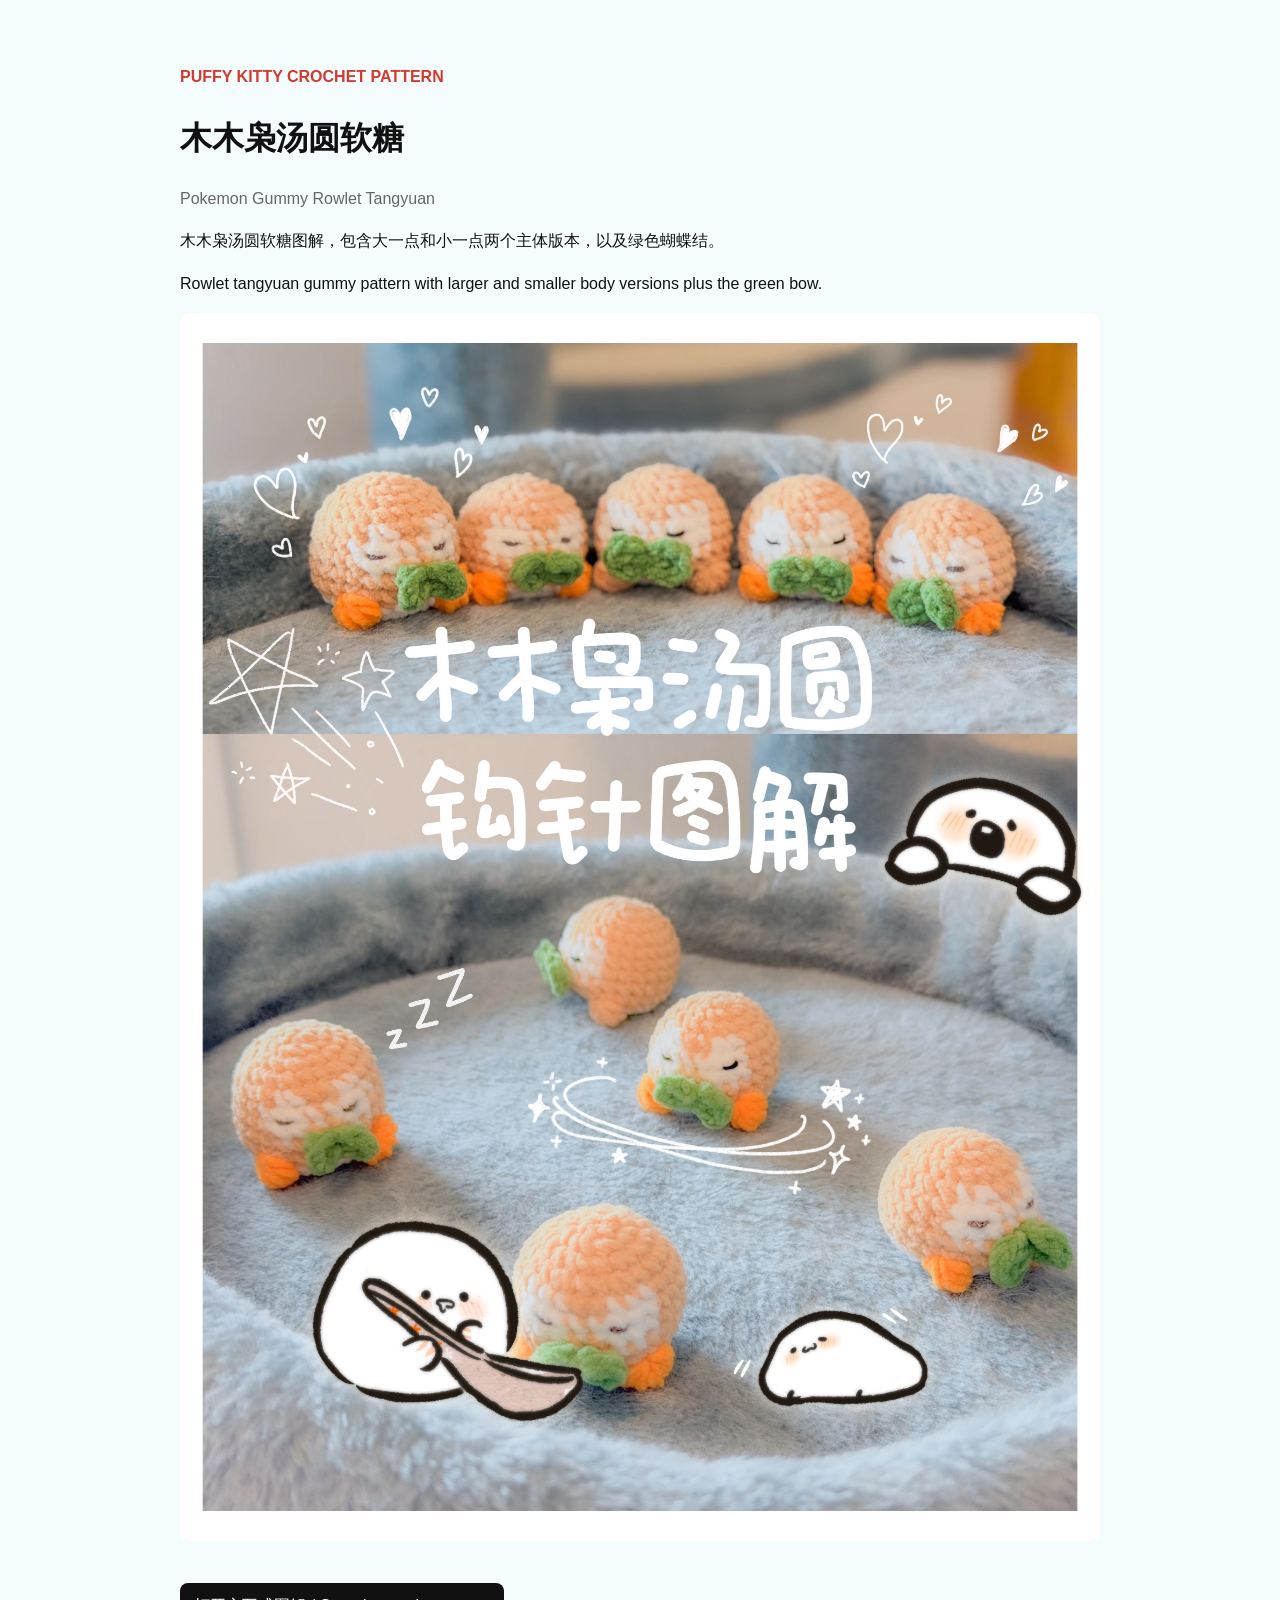
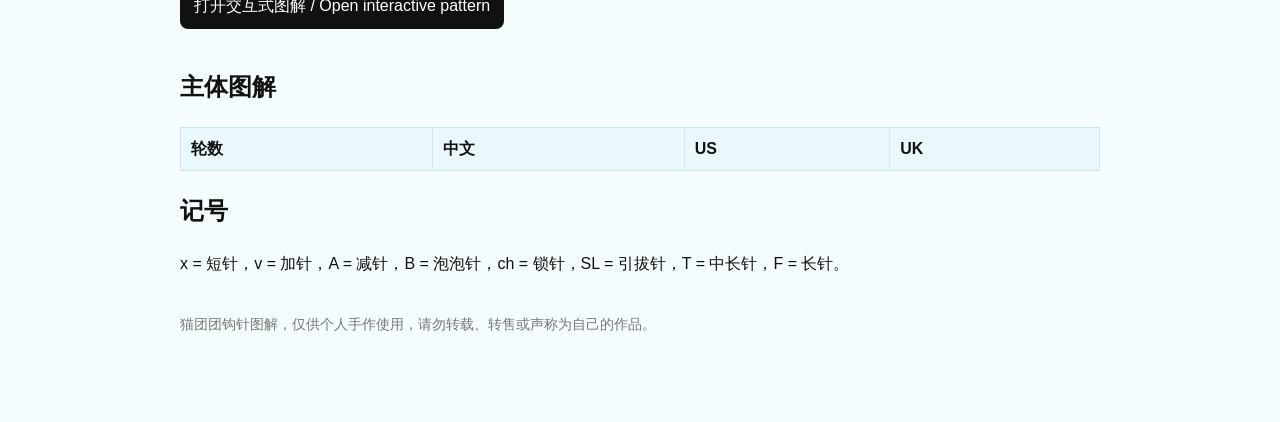
<file: patterns/gummy/pokemon/rowlet/index.html>
<!doctype html>
<html lang="zh-Hans">
<head>
<meta charset="utf-8" />
<meta name="viewport" content="width=device-width, initial-scale=1" />
<title>木木枭汤圆软糖 / Pokemon Gummy Rowlet Tangyuan | Puffy Kitty Crochet Pattern</title>
<meta name="description" content="木木枭汤圆软糖图解，包含大一点和小一点两个主体版本，以及绿色蝴蝶结。 Rowlet tangyuan gummy pattern with larger and smaller body versions plus the green bow." />
<meta name="robots" content="index, follow" />
<link rel="canonical" href="https://puffy-kitty.github.io/patterns/gummy/pokemon/rowlet/" />
<meta property="og:type" content="article" />
<meta property="og:site_name" content="Puffy Kitty" />
<meta property="og:title" content="木木枭汤圆软糖 / Pokemon Gummy Rowlet Tangyuan" />
<meta property="og:description" content="木木枭汤圆软糖图解，包含大一点和小一点两个主体版本，以及绿色蝴蝶结。" />
<meta property="og:url" content="https://puffy-kitty.github.io/patterns/gummy/pokemon/rowlet/" />
<meta property="og:image" content="https://puffy-kitty.github.io/patterns/gummy/pokemon/rowlet/cover1.JPEG" />
<meta name="twitter:card" content="summary_large_image" />
<style>body{margin:0;font-family:Arial,Microsoft YaHei,sans-serif;line-height:1.65;color:#111;background:#f5fcfd}main{max-width:920px;margin:0 auto;padding:48px 22px 72px}a{color:#1f6f91}img{max-width:100%;border-radius:10px}table{width:100%;border-collapse:collapse;background:white}th,td{border:1px solid #cfe8ef;padding:8px 10px;text-align:left;vertical-align:top}th{background:#eaf8fb}.eyebrow{color:#d23b2d;font-weight:700;text-transform:uppercase}.meta{color:#666}.cta{display:inline-block;margin:18px 0;padding:10px 14px;border-radius:8px;background:#111;color:white;text-decoration:none}.note{background:white;border-left:4px solid #9ed0df;padding:12px 16px}.footer{margin-top:36px;color:#777;font-size:14px}</style>
<script type="application/ld+json">{
  "@context": "https://schema.org",
  "@type": "CreativeWork",
  "name": "木木枭汤圆软糖 / Pokemon Gummy Rowlet Tangyuan",
  "description": "木木枭汤圆软糖图解，包含大一点和小一点两个主体版本，以及绿色蝴蝶结。",
  "creator": {
    "@type": "Person",
    "name": "Puffy Kitty"
  },
  "image": "https://puffy-kitty.github.io/patterns/gummy/pokemon/rowlet/cover1.JPEG",
  "url": "https://puffy-kitty.github.io/patterns/gummy/pokemon/rowlet/",
  "keywords": "Pokemon, gummy"
}</script>
<!-- Cloudflare Web Analytics --><script defer src="https://static.cloudflareinsights.com/beacon.min.js" data-cf-beacon='{"token": "01885b4e1e924aab8faab8e7b1fd62f1"}'></script><!-- End Cloudflare Web Analytics -->
</head>
<body><main>
<p class="eyebrow">Puffy Kitty Crochet Pattern</p>
<h1>木木枭汤圆软糖</h1>
<p class="meta">Pokemon Gummy Rowlet Tangyuan</p>
<p>木木枭汤圆软糖图解，包含大一点和小一点两个主体版本，以及绿色蝴蝶结。</p>
<p>Rowlet tangyuan gummy pattern with larger and smaller body versions plus the green bow.</p>
<img src="cover1.JPEG" alt="木木枭汤圆软糖" />
<p><a class="cta" href="https://puffy-kitty.github.io/#/pattern/patterns/gummy/pokemon/rowlet">打开交互式图解 / Open interactive pattern</a></p>
<section><h2>主体图解</h2><table><thead><tr><th>轮数</th><th>中文</th><th>US</th><th>UK</th></tr></thead><tbody></tbody></table></section>

<section><h2>记号</h2><p>x = 短针，v = 加针，A = 减针，B = 泡泡针，ch = 锁针，SL = 引拔针，T = 中长针，F = 长针。</p></section>
<p class="footer">猫团团钩针图解，仅供个人手作使用，请勿转载、转售或声称为自己的作品。</p>
</main></body></html>
</file>
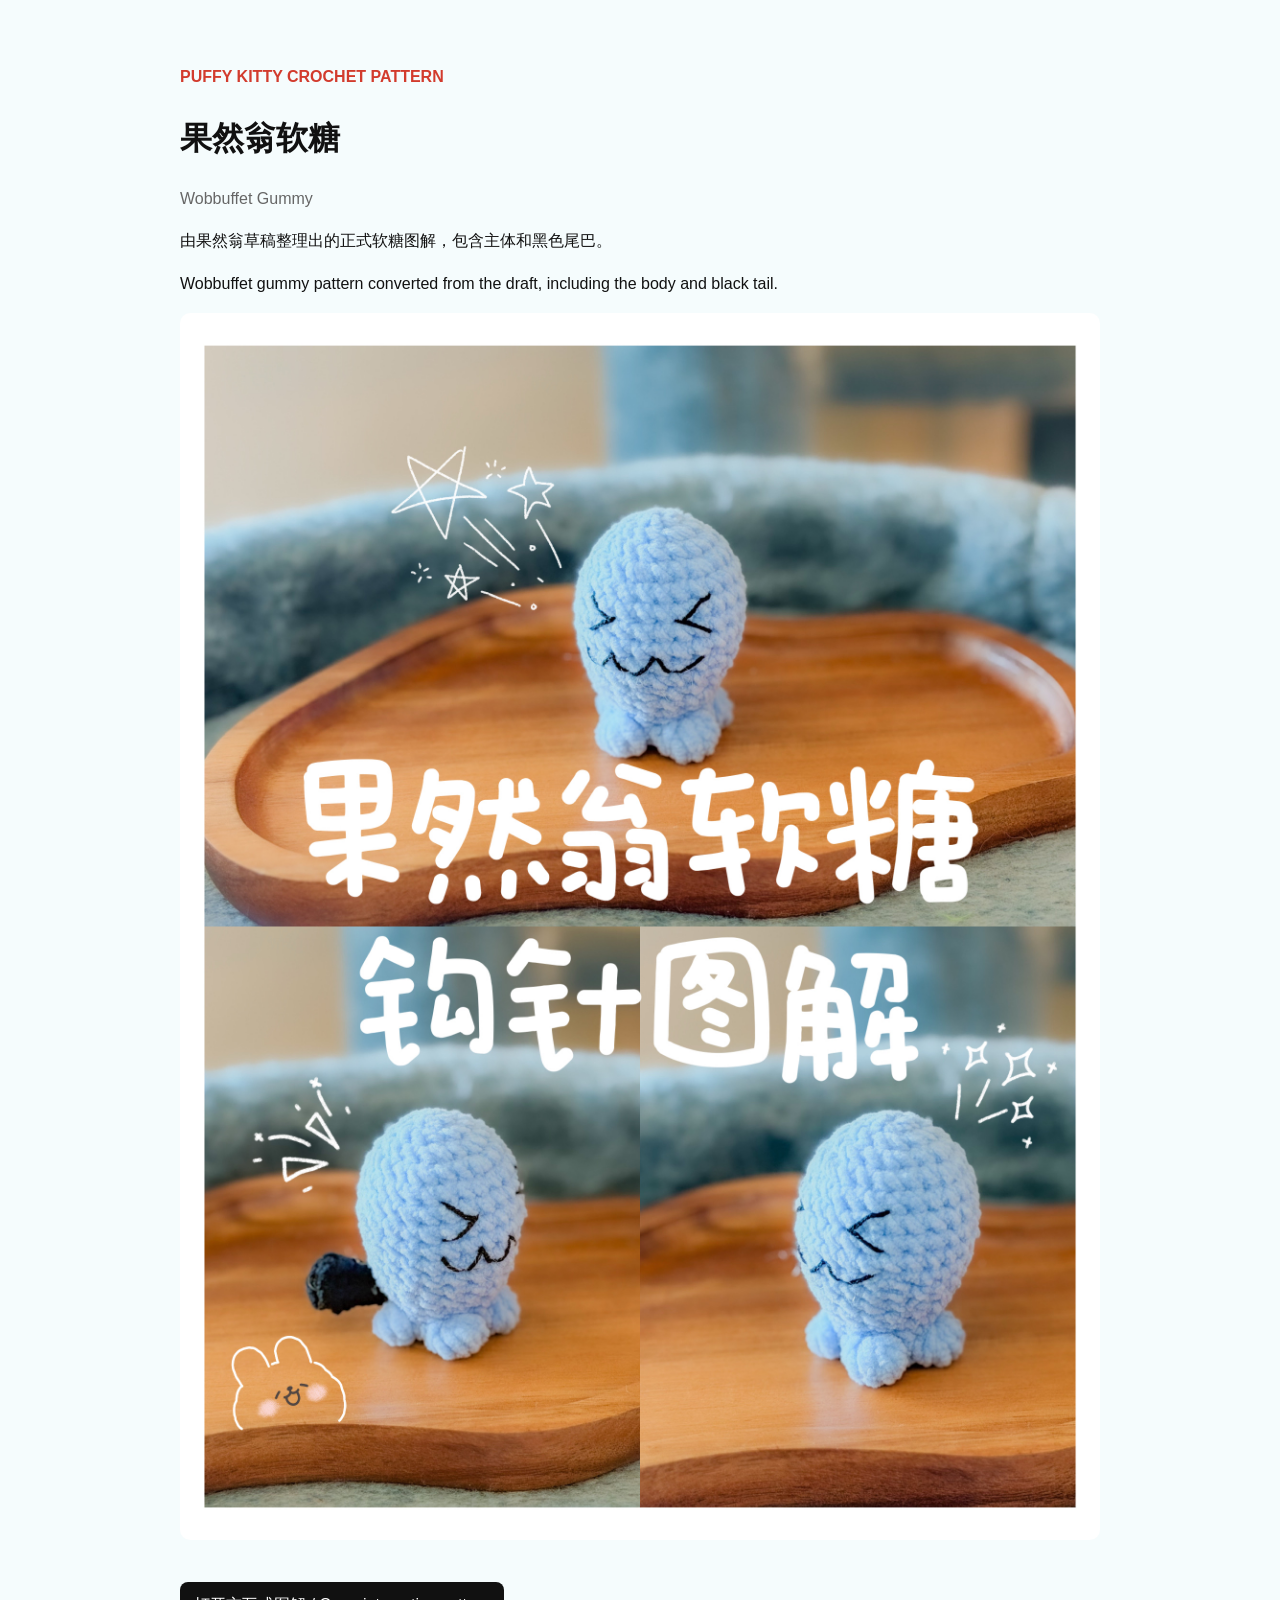
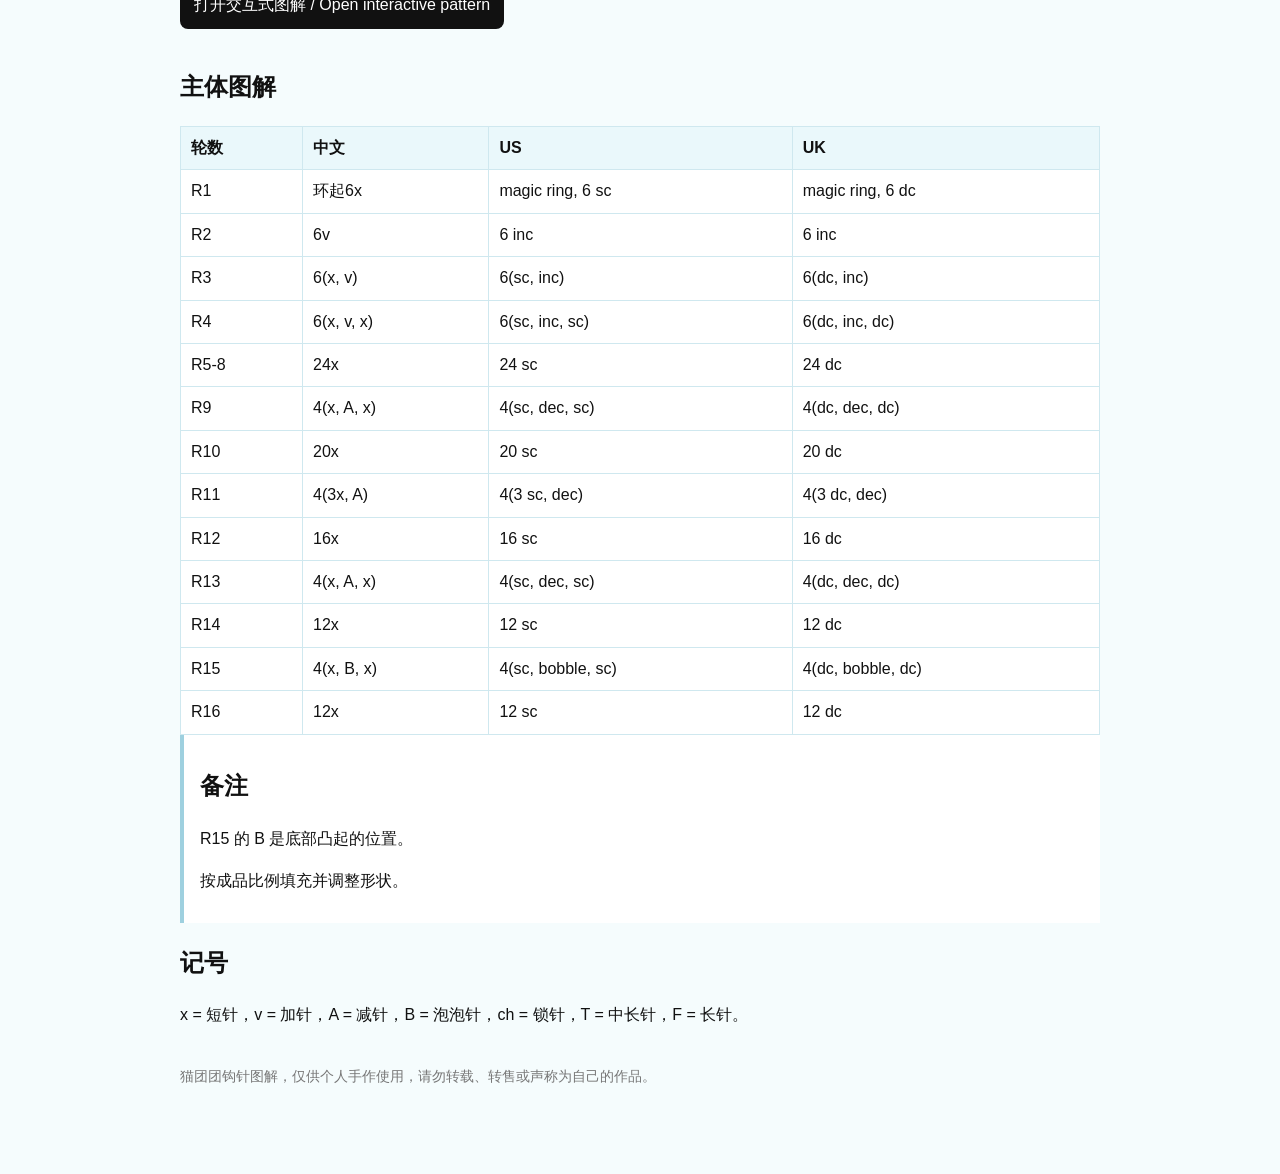
<file: patterns/gummy/pokemon/wobbuffet/index.html>
<!doctype html>
<html lang="zh-Hans">
<head>
<meta charset="utf-8" />
<meta name="viewport" content="width=device-width, initial-scale=1" />
<title>果然翁软糖 / Wobbuffet Gummy | Puffy Kitty Crochet Pattern</title>
<meta name="description" content="由果然翁草稿整理出的正式软糖图解，包含主体和黑色尾巴。 Wobbuffet gummy pattern converted from the draft, including the body and black tail." />
<meta name="robots" content="index, follow" />
<link rel="canonical" href="https://puffy-kitty.github.io/patterns/gummy/pokemon/wobbuffet/" />
<meta property="og:type" content="article" />
<meta property="og:site_name" content="Puffy Kitty" />
<meta property="og:title" content="果然翁软糖 / Wobbuffet Gummy" />
<meta property="og:description" content="由果然翁草稿整理出的正式软糖图解，包含主体和黑色尾巴。" />
<meta property="og:url" content="https://puffy-kitty.github.io/patterns/gummy/pokemon/wobbuffet/" />
<meta property="og:image" content="https://puffy-kitty.github.io/patterns/gummy/pokemon/wobbuffet/cover1.JPEG" />
<meta name="twitter:card" content="summary_large_image" />
<style>body{margin:0;font-family:Arial,Microsoft YaHei,sans-serif;line-height:1.65;color:#111;background:#f5fcfd}main{max-width:920px;margin:0 auto;padding:48px 22px 72px}a{color:#1f6f91}img{max-width:100%;border-radius:10px}table{width:100%;border-collapse:collapse;background:white}th,td{border:1px solid #cfe8ef;padding:8px 10px;text-align:left;vertical-align:top}th{background:#eaf8fb}.eyebrow{color:#d23b2d;font-weight:700;text-transform:uppercase}.meta{color:#666}.cta{display:inline-block;margin:18px 0;padding:10px 14px;border-radius:8px;background:#111;color:white;text-decoration:none}.note{background:white;border-left:4px solid #9ed0df;padding:12px 16px}.footer{margin-top:36px;color:#777;font-size:14px}</style>
<script type="application/ld+json">{
  "@context": "https://schema.org",
  "@type": "CreativeWork",
  "name": "果然翁软糖 / Wobbuffet Gummy",
  "description": "由果然翁草稿整理出的正式软糖图解，包含主体和黑色尾巴。",
  "creator": {
    "@type": "Person",
    "name": "Puffy Kitty"
  },
  "image": "https://puffy-kitty.github.io/patterns/gummy/pokemon/wobbuffet/cover1.JPEG",
  "url": "https://puffy-kitty.github.io/patterns/gummy/pokemon/wobbuffet/",
  "keywords": "Pokemon, gummy"
}</script>
<!-- Cloudflare Web Analytics --><script defer src="https://static.cloudflareinsights.com/beacon.min.js" data-cf-beacon='{"token": "01885b4e1e924aab8faab8e7b1fd62f1"}'></script><!-- End Cloudflare Web Analytics -->
</head>
<body><main>
<p class="eyebrow">Puffy Kitty Crochet Pattern</p>
<h1>果然翁软糖</h1>
<p class="meta">Wobbuffet Gummy</p>
<p>由果然翁草稿整理出的正式软糖图解，包含主体和黑色尾巴。</p>
<p>Wobbuffet gummy pattern converted from the draft, including the body and black tail.</p>
<img src="cover1.JPEG" alt="果然翁软糖" />
<p><a class="cta" href="https://puffy-kitty.github.io/#/pattern/patterns/gummy/pokemon/wobbuffet">打开交互式图解 / Open interactive pattern</a></p>
<section><h2>主体图解</h2><table><thead><tr><th>轮数</th><th>中文</th><th>US</th><th>UK</th></tr></thead><tbody><tr><td>R1</td><td>环起6x</td><td>magic ring, 6 sc</td><td>magic ring, 6 dc</td></tr><tr><td>R2</td><td>6v</td><td>6 inc</td><td>6 inc</td></tr><tr><td>R3</td><td>6(x, v)</td><td>6(sc, inc)</td><td>6(dc, inc)</td></tr><tr><td>R4</td><td>6(x, v, x)</td><td>6(sc, inc, sc)</td><td>6(dc, inc, dc)</td></tr><tr><td>R5-8</td><td>24x</td><td>24 sc</td><td>24 dc</td></tr><tr><td>R9</td><td>4(x, A, x)</td><td>4(sc, dec, sc)</td><td>4(dc, dec, dc)</td></tr><tr><td>R10</td><td>20x</td><td>20 sc</td><td>20 dc</td></tr><tr><td>R11</td><td>4(3x, A)</td><td>4(3 sc, dec)</td><td>4(3 dc, dec)</td></tr><tr><td>R12</td><td>16x</td><td>16 sc</td><td>16 dc</td></tr><tr><td>R13</td><td>4(x, A, x)</td><td>4(sc, dec, sc)</td><td>4(dc, dec, dc)</td></tr><tr><td>R14</td><td>12x</td><td>12 sc</td><td>12 dc</td></tr><tr><td>R15</td><td>4(x, B, x)</td><td>4(sc, bobble, sc)</td><td>4(dc, bobble, dc)</td></tr><tr><td>R16</td><td>12x</td><td>12 sc</td><td>12 dc</td></tr></tbody></table></section>
<section class="note"><h2>备注</h2><p>R15 的 B 是底部凸起的位置。</p><p>按成品比例填充并调整形状。</p></section>
<section><h2>记号</h2><p>x = 短针，v = 加针，A = 减针，B = 泡泡针，ch = 锁针，T = 中长针，F = 长针。</p></section>
<p class="footer">猫团团钩针图解，仅供个人手作使用，请勿转载、转售或声称为自己的作品。</p>
</main></body></html>
</file>
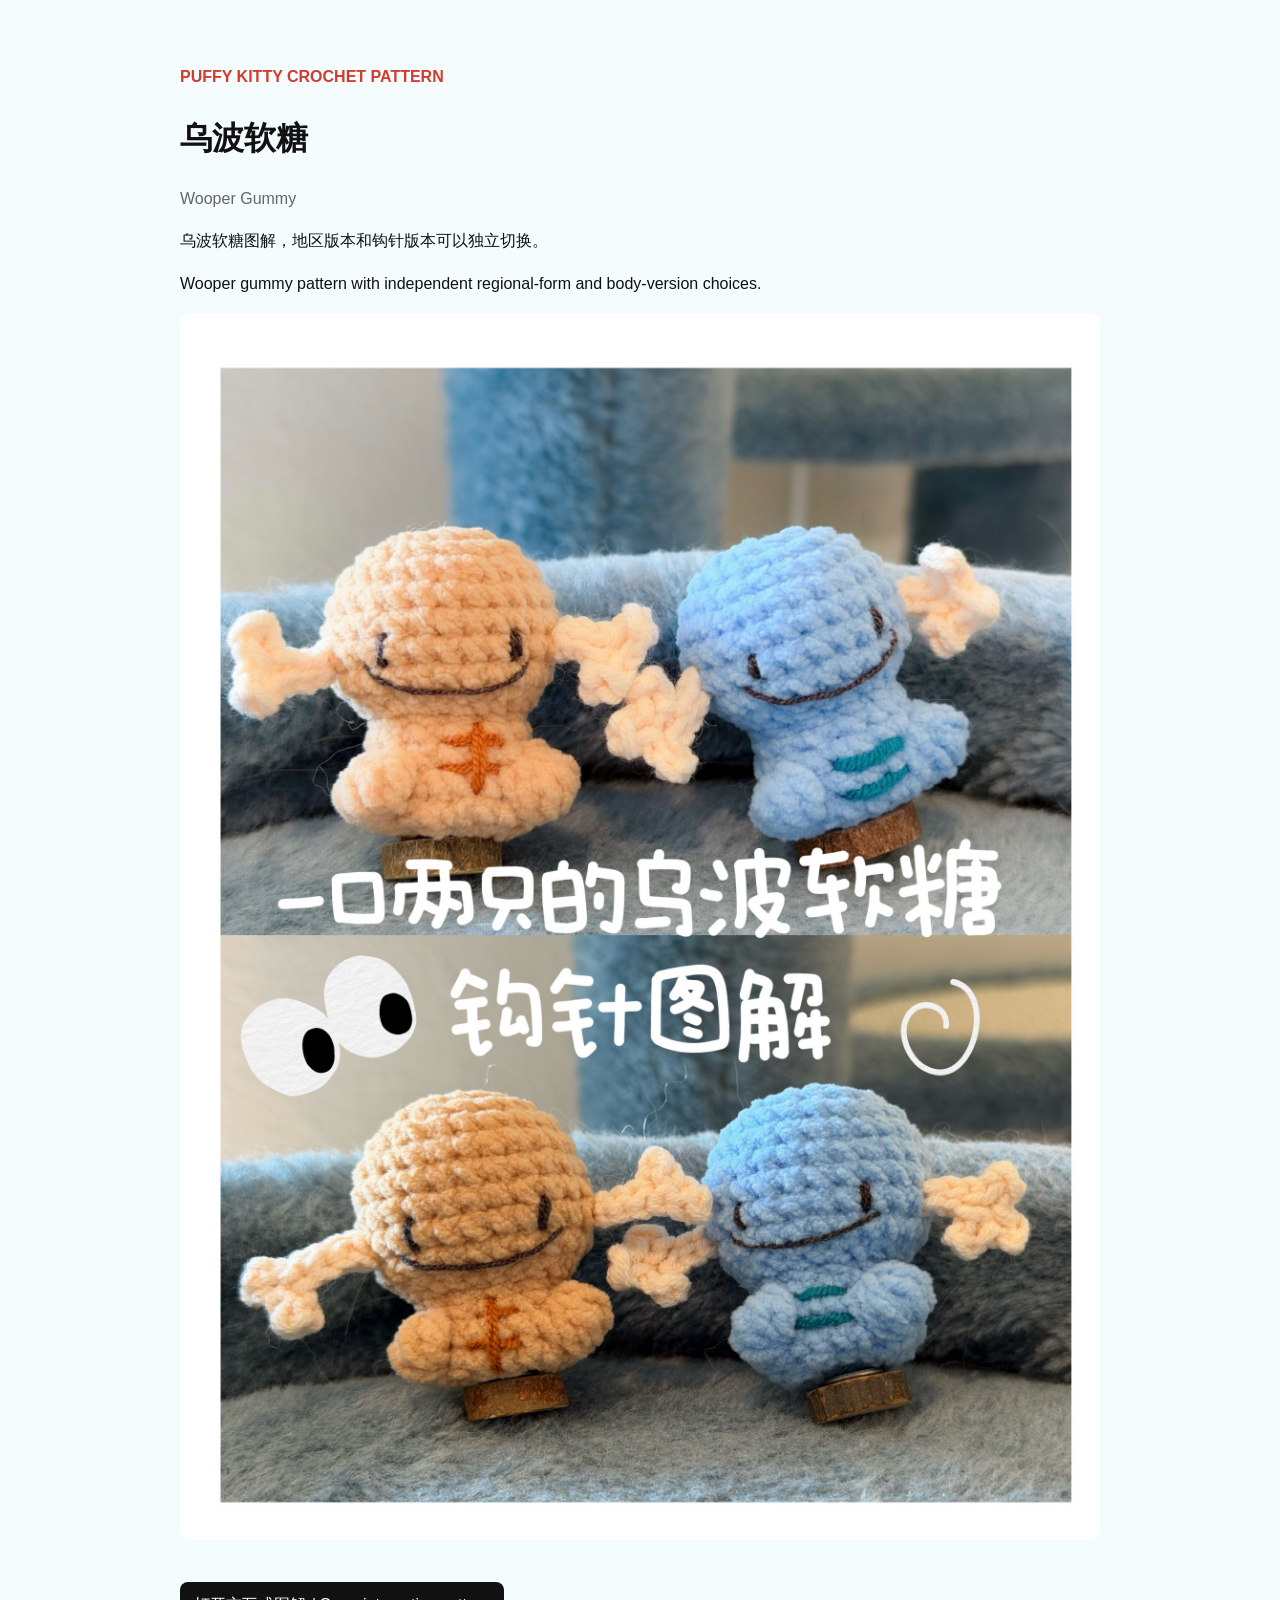
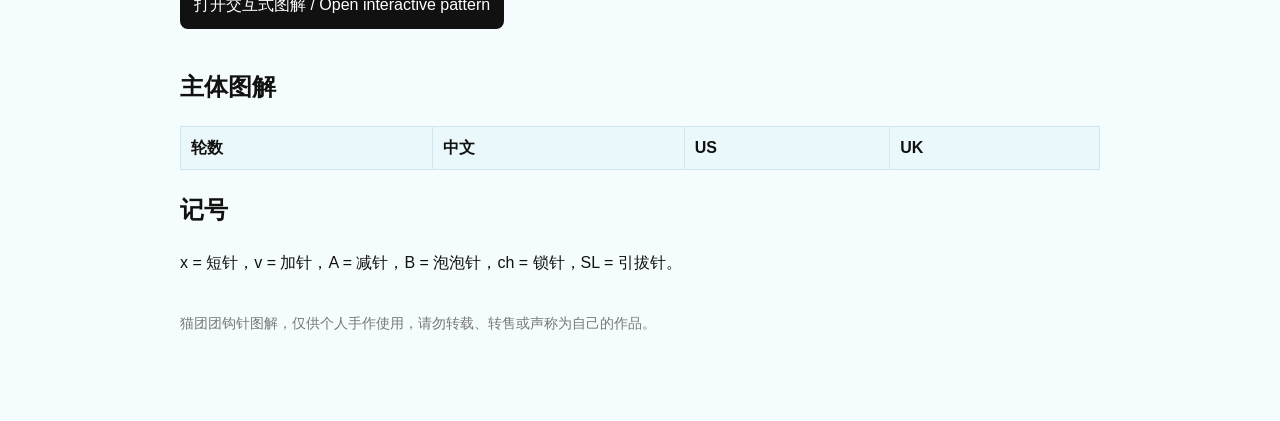
<file: patterns/gummy/pokemon/wooper/index.html>
<!doctype html>
<html lang="zh-Hans">
<head>
<meta charset="utf-8" />
<meta name="viewport" content="width=device-width, initial-scale=1" />
<title>乌波软糖 / Wooper Gummy | Puffy Kitty Crochet Pattern</title>
<meta name="description" content="乌波软糖图解，地区版本和钩针版本可以独立切换。 Wooper gummy pattern with independent regional-form and body-version choices." />
<meta name="robots" content="index, follow" />
<link rel="canonical" href="https://puffy-kitty.github.io/patterns/gummy/pokemon/wooper/" />
<meta property="og:type" content="article" />
<meta property="og:site_name" content="Puffy Kitty" />
<meta property="og:title" content="乌波软糖 / Wooper Gummy" />
<meta property="og:description" content="乌波软糖图解，地区版本和钩针版本可以独立切换。" />
<meta property="og:url" content="https://puffy-kitty.github.io/patterns/gummy/pokemon/wooper/" />
<meta property="og:image" content="https://puffy-kitty.github.io/patterns/gummy/pokemon/wooper/cover1.JPEG" />
<meta name="twitter:card" content="summary_large_image" />
<style>body{margin:0;font-family:Arial,Microsoft YaHei,sans-serif;line-height:1.65;color:#111;background:#f5fcfd}main{max-width:920px;margin:0 auto;padding:48px 22px 72px}a{color:#1f6f91}img{max-width:100%;border-radius:10px}table{width:100%;border-collapse:collapse;background:white}th,td{border:1px solid #cfe8ef;padding:8px 10px;text-align:left;vertical-align:top}th{background:#eaf8fb}.eyebrow{color:#d23b2d;font-weight:700;text-transform:uppercase}.meta{color:#666}.cta{display:inline-block;margin:18px 0;padding:10px 14px;border-radius:8px;background:#111;color:white;text-decoration:none}.note{background:white;border-left:4px solid #9ed0df;padding:12px 16px}.footer{margin-top:36px;color:#777;font-size:14px}</style>
<script type="application/ld+json">{
  "@context": "https://schema.org",
  "@type": "CreativeWork",
  "name": "乌波软糖 / Wooper Gummy",
  "description": "乌波软糖图解，地区版本和钩针版本可以独立切换。",
  "creator": {
    "@type": "Person",
    "name": "Puffy Kitty"
  },
  "image": "https://puffy-kitty.github.io/patterns/gummy/pokemon/wooper/cover1.JPEG",
  "url": "https://puffy-kitty.github.io/patterns/gummy/pokemon/wooper/",
  "keywords": "Pokemon, gummy"
}</script>
<!-- Cloudflare Web Analytics --><script defer src="https://static.cloudflareinsights.com/beacon.min.js" data-cf-beacon='{"token": "01885b4e1e924aab8faab8e7b1fd62f1"}'></script><!-- End Cloudflare Web Analytics -->
</head>
<body><main>
<p class="eyebrow">Puffy Kitty Crochet Pattern</p>
<h1>乌波软糖</h1>
<p class="meta">Wooper Gummy</p>
<p>乌波软糖图解，地区版本和钩针版本可以独立切换。</p>
<p>Wooper gummy pattern with independent regional-form and body-version choices.</p>
<img src="cover1.JPEG" alt="乌波软糖" />
<p><a class="cta" href="https://puffy-kitty.github.io/#/pattern/patterns/gummy/pokemon/wooper">打开交互式图解 / Open interactive pattern</a></p>
<section><h2>主体图解</h2><table><thead><tr><th>轮数</th><th>中文</th><th>US</th><th>UK</th></tr></thead><tbody></tbody></table></section>

<section><h2>记号</h2><p>x = 短针，v = 加针，A = 减针，B = 泡泡针，ch = 锁针，SL = 引拔针。</p></section>
<p class="footer">猫团团钩针图解，仅供个人手作使用，请勿转载、转售或声称为自己的作品。</p>
</main></body></html>
</file>
